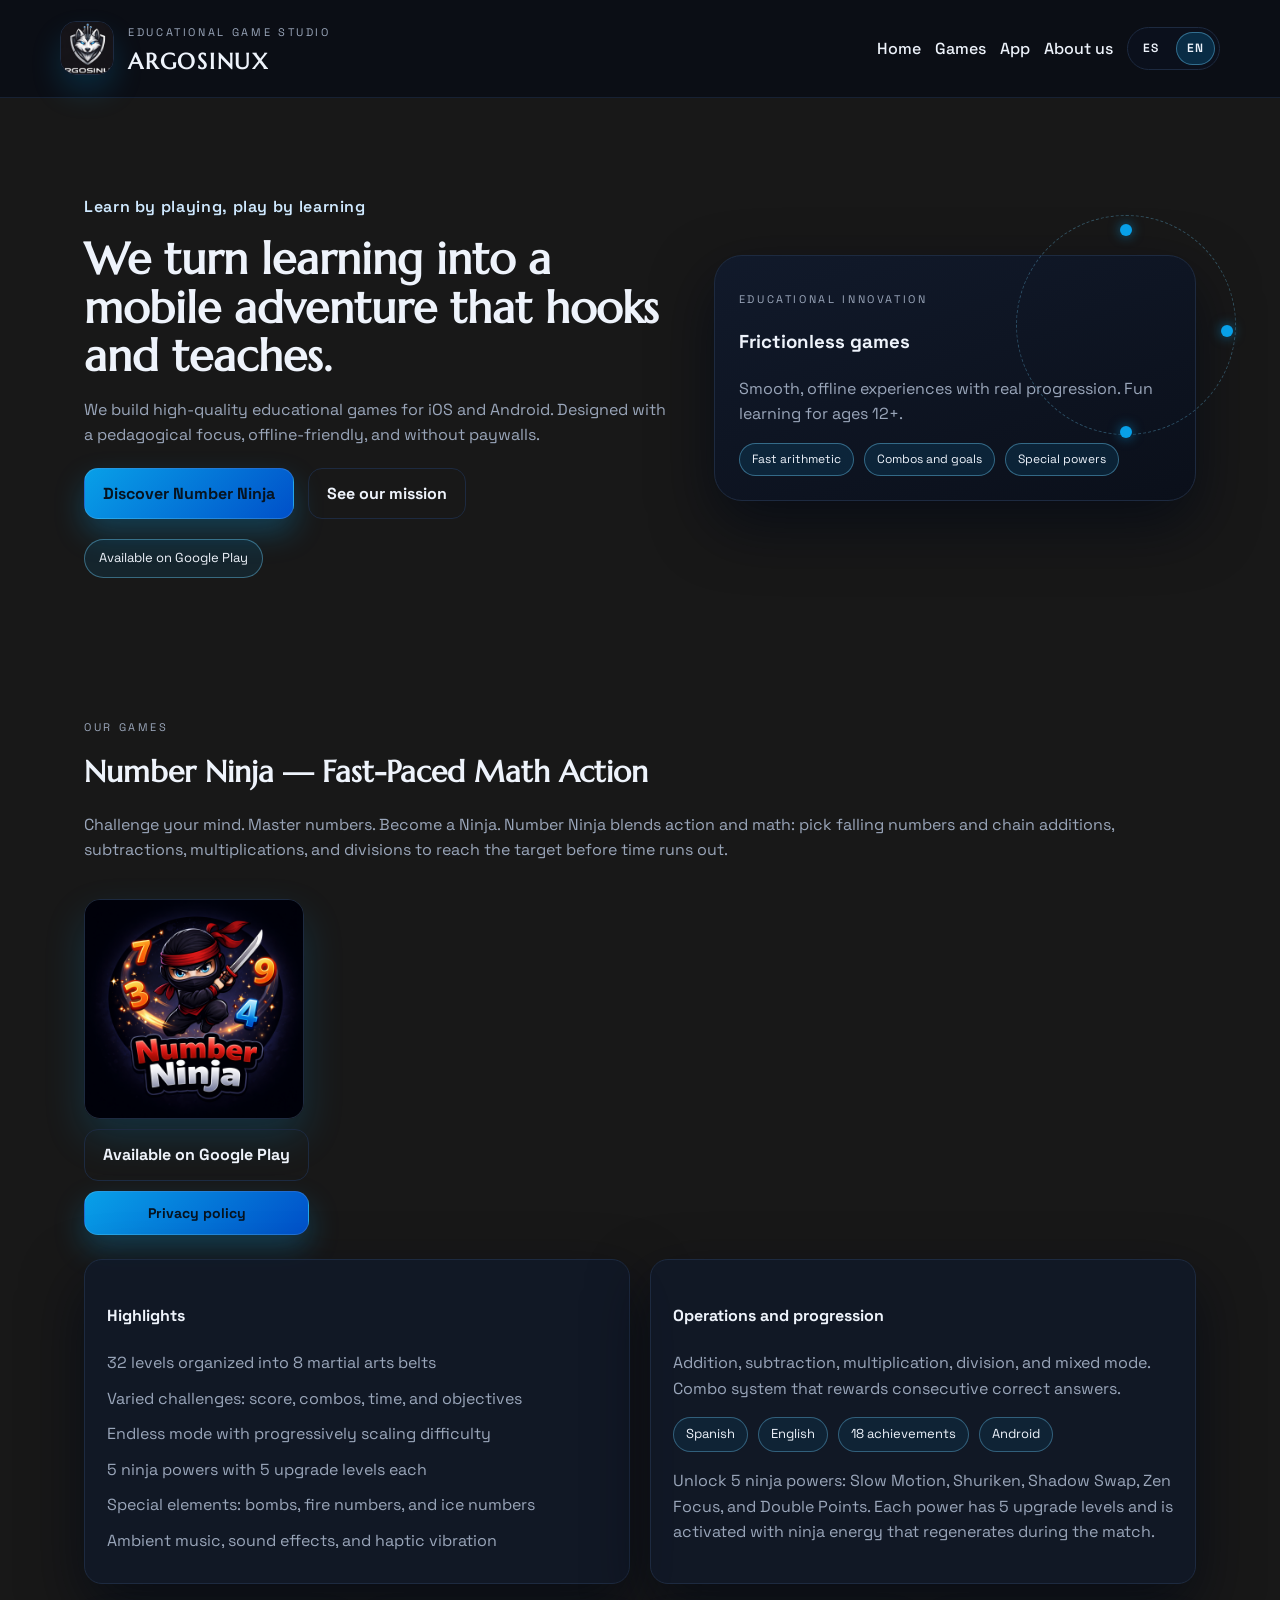
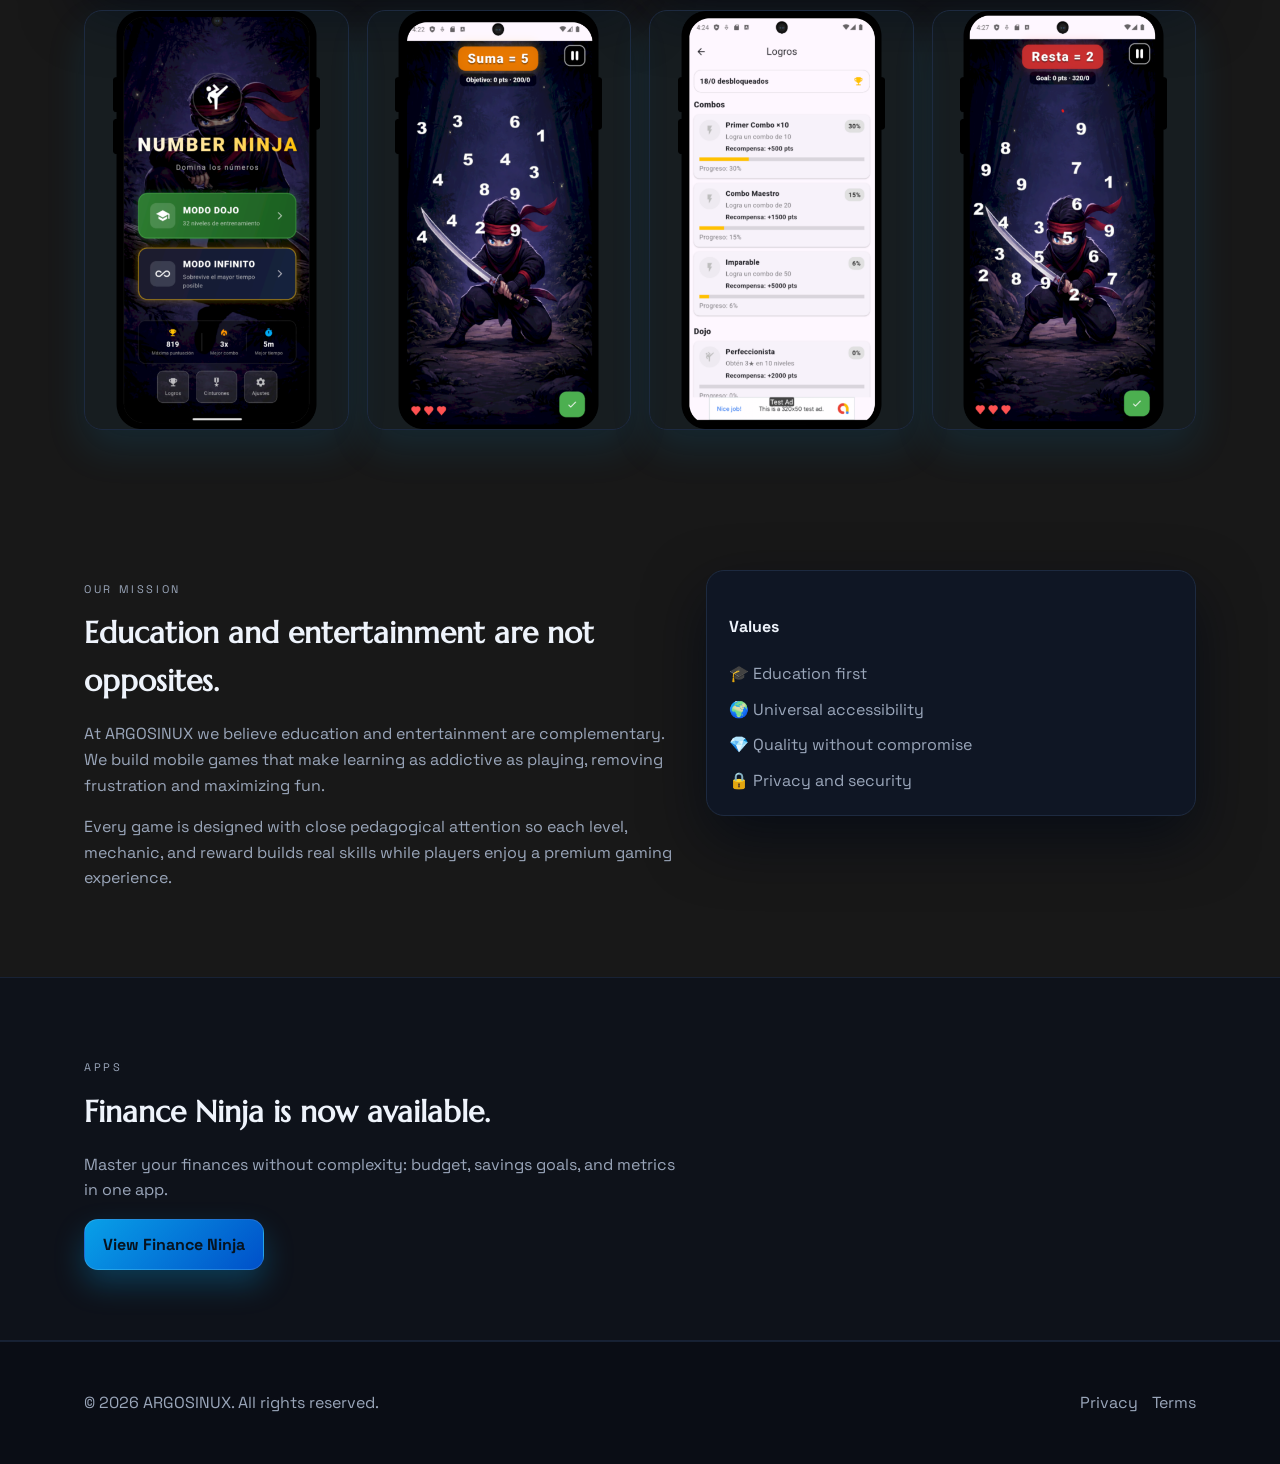
<file: index.html>
<!doctype html>
<html lang="es">
<head>
  <meta charset="utf-8" />
  <meta name="viewport" content="width=device-width,initial-scale=1" />
  <title>ARGOSINUX — Juegos móviles educativos</title>
  <meta name="description" id="meta-description" content="ARGOSINUX crea juegos móviles educativos que transforman el aprendizaje en una aventura. iOS y Android, offline y sin barreras de pago." />
  <link rel="stylesheet" href="assets/styles.css" />
</head>
<body>
  <header class="site-header">
    <div class="container header-inner">
      <a class="brand" href="#inicio" aria-label="ARGOSINUX, inicio">
        <img src="assets/argosinux-logo.png" alt="ARGOSINUX" class="brand-logo" />
        <div>
          <span class="eyebrow" data-i18n="brand_kicker">Estudio de juegos educativos</span>
          <h1>ARGOSINUX</h1>
        </div>
      </a>

      <button class="nav-toggle" type="button" aria-expanded="false" aria-controls="primary-nav">
        <span class="sr-only" data-i18n="nav_toggle">Abrir menú</span>
        <span class="nav-toggle-bar"></span>
        <span class="nav-toggle-bar"></span>
      </button>

      <nav id="primary-nav" class="nav">
        <a href="#inicio" data-i18n="nav_home">Inicio</a>
        <div class="nav-dropdown">
          <button class="nav-link" type="button" aria-haspopup="true" aria-expanded="false" data-i18n="nav_games">
            Juegos
          </button>
          <div class="nav-menu">
            <a href="#number-ninja" data-i18n="nav_number_ninja">Number Ninja</a>
          </div>
        </div>
        <div class="nav-dropdown">
          <button class="nav-link" type="button" aria-haspopup="true" aria-expanded="false" data-i18n="nav_apps">
            App
          </button>
          <div class="nav-menu">
            <a href="products/finance-ninja/index.html" data-i18n="nav_finance_ninja">Finance Ninja</a>
          </div>
        </div>
        <a href="#sobre-nosotros" data-i18n="nav_about">Sobre nosotros</a>
        <div class="lang-switch" role="group" aria-label="Selector de idioma">
          <button class="lang-btn" type="button" data-lang="es" aria-pressed="true">ES</button>
          <button class="lang-btn" type="button" data-lang="en" aria-pressed="false">EN</button>
        </div>
      </nav>
    </div>
  </header>

  <main id="inicio">
    <section class="hero">
      <div class="container hero-grid">
        <div class="hero-copy">
          <p class="hero-kicker" data-i18n="hero_kicker">Aprender jugando, jugar aprendiendo</p>
          <h2 data-i18n="hero_title">Transformamos el aprendizaje en una aventura móvil que engancha y educa.</h2>
          <p class="muted" data-i18n="hero_desc">
            Desarrollamos juegos educativos de alta calidad para iOS y Android. Diseñados con foco pedagógico,
            accesibles offline y sin barreras de pago.
          </p>
          <div class="hero-actions">
            <a class="button" href="#number-ninja" data-i18n="hero_cta_primary">Descubre Number Ninja</a>
            <a class="button ghost" href="#sobre-nosotros" data-i18n="hero_cta_secondary">Conocé nuestra misión</a>
          </div>
          <div class="store-badges">
            <span class="store-pill" data-i18n="hero_store">Disponible en Google Play</span>
          </div>
        </div>
        <div class="hero-visual">
          <div class="hero-card">
            <p class="eyebrow" data-i18n="hero_card_eyebrow">Innovación educativa</p>
            <h3 data-i18n="hero_card_title">Juegos sin fricción</h3>
            <p class="muted" data-i18n="hero_card_desc">
              Experiencias fluidas, offline y con progresión real. Aprendizaje divertido para edades 12+.
            </p>
            <div class="hero-tags">
              <span class="tag" data-i18n="hero_tag_1">Cálculo rápido</span>
              <span class="tag" data-i18n="hero_tag_2">Combos y objetivos</span>
              <span class="tag" data-i18n="hero_tag_3">Poderes especiales</span>
            </div>
          </div>
          <div class="hero-orbit">
            <div class="orbit-dot"></div>
            <div class="orbit-dot"></div>
            <div class="orbit-dot"></div>
          </div>
        </div>
      </div>
    </section>

    <section id="number-ninja" class="section">
      <div class="container">
        <div class="section-head">
          <div>
            <p class="eyebrow" data-i18n="games_eyebrow">Nuestros juegos</p>
            <h3 data-i18n="games_title">Number Ninja — Acción Matemática de Ritmo Rápido</h3>
            <p class="muted" data-i18n="games_desc">
              Desafía tu mente. Domina los números. Convertite en un Ninja. Number Ninja combina acción y cálculo:
              seleccioná números que caen por la pantalla y encadená sumas, restas, multiplicaciones y divisiones
              para alcanzar el objetivo antes de que sea tarde.
            </p>
          </div>
          <div class="download-stack">
            <img class="game-logo" src="assets/NumberNinja.png" alt="Logo de Number Ninja" />
            <a class="button ghost" href="#contacto" data-i18n="games_download">Disponible en Google Play</a>
            <a class="button small" href="products/number-ninja/privacy-policy.html" data-i18n="games_privacy">Políticas de privacidad</a>
          </div>
        </div>

        <div class="game-grid">
          <div class="game-card">
            <h4 data-i18n="features_title">Características destacadas</h4>
            <ul class="feature-list">
              <li data-i18n="feature_1">32 niveles organizados en 8 cinturones de artes marciales</li>
              <li data-i18n="feature_2">Desafíos variados: puntaje, combos, tiempo y objetivos</li>
              <li data-i18n="feature_3">Modo Infinito con dificultad que escala progresivamente</li>
              <li data-i18n="feature_4">5 poderes ninja con 5 niveles de mejora cada uno</li>
              <li data-i18n="feature_5">Elementos especiales: bombas, números de fuego y hielo</li>
              <li data-i18n="feature_6">Música ambiental, efectos de sonido y vibración háptica</li>
            </ul>
          </div>
          <div class="game-card">
            <h4 data-i18n="ops_title">Operaciones y progresión</h4>
            <p class="muted" data-i18n="ops_desc">
              Operaciones de suma, resta, multiplicación, división y modo mixto. Sistema de combos que recompensa
              las respuestas consecutivas correctas.
            </p>
            <div class="pill-grid">
              <span class="pill" data-i18n="pill_es">Español</span>
              <span class="pill" data-i18n="pill_en">Inglés</span>
              <span class="pill" data-i18n="pill_ach">18 logros</span>
              <span class="pill" data-i18n="pill_android">Android</span>
            </div>
            <p class="muted" data-i18n="ops_powers">
              Desbloqueá 5 poderes ninja: Cámara Lenta, Shuriken, Intercambio de Sombra, Enfoque Zen y
              Puntos Dobles. Cada poder tiene 5 niveles de mejora y se activa con energía ninja que se regenera
              durante la partida.
            </p>
          </div>
        </div>

        <div class="screenshots">
          <img class="screenshot" src="assets/Mobile1.png" alt="Number Ninja - captura 1" loading="lazy" />
          <img class="screenshot" src="assets/Mobile2.png" alt="Number Ninja - captura 2" loading="lazy" />
          <img class="screenshot" src="assets/Mobile3.png" alt="Number Ninja - captura 3" loading="lazy" />
          <img class="screenshot" src="assets/Mobile4.png" alt="Number Ninja - captura 4" loading="lazy" />
        </div>
      </div>
    </section>

    <section id="sobre-nosotros" class="section">
      <div class="container about-grid">
        <div>
          <p class="eyebrow" data-i18n="about_eyebrow">Nuestra misión</p>
          <h3 data-i18n="about_title">Educación y entretenimiento no son opuestos.</h3>
          <p class="muted" data-i18n="about_p1">
            En ARGOSINUX creemos que la educación y el entretenimiento no son conceptos opuestos, sino complementarios.
            Desarrollamos juegos móviles que hacen que aprender sea tan adictivo como jugar, eliminando la frustración
            y maximizando la diversión.
          </p>
          <p class="muted" data-i18n="about_p2">
            Cada uno de nuestros juegos está diseñado con atención al detalle pedagógico, asegurando que cada nivel,
            cada mecánica y cada recompensa contribuya al desarrollo de habilidades reales mientras el jugador disfruta
            de una experiencia de gaming de primera clase.
          </p>
        </div>
        <div class="values-card">
          <h4 data-i18n="values_title">Valores</h4>
          <ul class="feature-list">
            <li data-i18n="value_1">🎓 Educación primero</li>
            <li data-i18n="value_2">🌍 Accesibilidad universal</li>
            <li data-i18n="value_3">💎 Calidad sin compromisos</li>
            <li data-i18n="value_4">🔒 Privacidad y seguridad</li>
          </ul>
        </div>
      </div>
    </section>    <section id="apps" class="section alt">
      <div class="container upcoming">
        <div>
          <p class="eyebrow" data-i18n="apps_eyebrow">Apps</p>
          <h3 data-i18n="apps_title">Finance Ninja ya esta disponible.</h3>
          <p class="muted" data-i18n="apps_desc">
            Domina tus finanzas sin complicaciones: presupuesto, metas de ahorro y metricas en una sola app.
          </p>
          <a class="button" href="products/finance-ninja/index.html" data-i18n="apps_cta">Ver Finance Ninja</a>
        </div>
      </div>
    </section>
  </main>

  <footer class="footer">
    <div class="container footer-inner">
      <p>© <span id="year"></span> ARGOSINUX. <span data-i18n="footer_rights">Todos los derechos reservados.</span></p>
      <div class="footer-links">
        <a href="products/number-ninja/privacy-policy.html" data-i18n="footer_privacy">Privacidad</a>
        <a href="products/number-ninja/terms.html" data-i18n="footer_terms">Términos</a>
      </div>
    </div>
  </footer>

  <script>
    document.getElementById("year").textContent = new Date().getFullYear();

    const translations = {
      es: {
        page_title: "ARGOSINUX — Juegos móviles educativos",
        page_description: "ARGOSINUX crea juegos móviles educativos que transforman el aprendizaje en una aventura. iOS y Android, offline y sin barreras de pago.",
        brand_kicker: "Estudio de juegos educativos",
        nav_toggle: "Abrir menú",
        nav_home: "Inicio",
        nav_games: "Juegos",
        nav_number_ninja: "Number Ninja",
        nav_apps: "App",
        nav_finance_ninja: "Finance Ninja",
        nav_about: "Sobre nosotros",
        hero_kicker: "Aprender jugando, jugar aprendiendo",
        hero_title: "Transformamos el aprendizaje en una aventura móvil que engancha y educa.",
        hero_desc: "Desarrollamos juegos educativos de alta calidad para iOS y Android. Diseñados con foco pedagógico, accesibles offline y sin barreras de pago.",
        hero_cta_primary: "Descubre Number Ninja",
        hero_cta_secondary: "Conocé nuestra misión",
        hero_store: "Disponible en Google Play",
        hero_card_eyebrow: "Innovación educativa",
        hero_card_title: "Juegos sin fricción",
        hero_card_desc: "Experiencias fluidas, offline y con progresión real. Aprendizaje divertido para edades 12+.",
        hero_tag_1: "Cálculo rápido",
        hero_tag_2: "Combos y objetivos",
        hero_tag_3: "Poderes especiales",
        games_eyebrow: "Nuestros juegos",
        games_title: "Number Ninja — Acción Matemática de Ritmo Rápido",
        games_desc: "Desafía tu mente. Domina los números. Convertite en un Ninja. Number Ninja combina acción y cálculo: seleccioná números que caen por la pantalla y encadená sumas, restas, multiplicaciones y divisiones para alcanzar el objetivo antes de que sea tarde.",
        games_download: "Disponible en Google Play",
        games_privacy: "Políticas de privacidad",
        features_title: "Características destacadas",
        feature_1: "32 niveles organizados en 8 cinturones de artes marciales",
        feature_2: "Desafíos variados: puntaje, combos, tiempo y objetivos",
        feature_3: "Modo Infinito con dificultad que escala progresivamente",
        feature_4: "5 poderes ninja con 5 niveles de mejora cada uno",
        feature_5: "Elementos especiales: bombas, números de fuego y hielo",
        feature_6: "Música ambiental, efectos de sonido y vibración háptica",
        ops_title: "Operaciones y progresión",
        ops_desc: "Operaciones de suma, resta, multiplicación, división y modo mixto. Sistema de combos que recompensa las respuestas consecutivas correctas.",
        pill_es: "Español",
        pill_en: "Inglés",
        pill_ach: "18 logros",
        pill_android: "Android",
        ops_powers: "Desbloqueá 5 poderes ninja: Cámara Lenta, Shuriken, Intercambio de Sombra, Enfoque Zen y Puntos Dobles. Cada poder tiene 5 niveles de mejora y se activa con energía ninja que se regenera durante la partida.",
        about_eyebrow: "Nuestra misión",
        about_title: "Educación y entretenimiento no son opuestos.",
        about_p1: "En ARGOSINUX creemos que la educación y el entretenimiento no son conceptos opuestos, sino complementarios. Desarrollamos juegos móviles que hacen que aprender sea tan adictivo como jugar, eliminando la frustración y maximizando la diversión.",
        about_p2: "Cada uno de nuestros juegos está diseñado con atención al detalle pedagógico, asegurando que cada nivel, cada mecánica y cada recompensa contribuya al desarrollo de habilidades reales mientras el jugador disfruta de una experiencia de gaming de primera clase.",
        values_title: "Valores",
        value_1: "🎓 Educación primero",
        value_2: "🌍 Accesibilidad universal",
        value_3: "💎 Calidad sin compromisos",
        value_4: "🔒 Privacidad y seguridad",
        upcoming_eyebrow: "Próximamente",
        upcoming_title: "Estamos trabajando en nuevas experiencias educativas.",
        upcoming_desc: "Queremos expandir el catálogo con nuevos juegos para distintas habilidades: lectura, lógica y ciencias.",
        apps_eyebrow: "Apps",
        apps_title: "Finance Ninja ya esta disponible.",
        apps_desc: "Domina tus finanzas sin complicaciones: presupuesto, metas de ahorro y metricas en una sola app.",
        apps_cta: "Ver Finance Ninja",
        footer_rights: "Todos los derechos reservados.",
        footer_privacy: "Privacidad",
        footer_terms: "Términos"
      },
      en: {
        page_title: "ARGOSINUX — Educational mobile games",
        page_description: "ARGOSINUX builds educational mobile games that turn learning into an adventure. iOS and Android, offline and without paywalls.",
        brand_kicker: "Educational game studio",
        nav_toggle: "Open menu",
        nav_home: "Home",
        nav_games: "Games",
        nav_number_ninja: "Number Ninja",
        nav_apps: "App",
        nav_finance_ninja: "Finance Ninja",
        nav_about: "About us",
        hero_kicker: "Learn by playing, play by learning",
        hero_title: "We turn learning into a mobile adventure that hooks and teaches.",
        hero_desc: "We build high-quality educational games for iOS and Android. Designed with a pedagogical focus, offline-friendly, and without paywalls.",
        hero_cta_primary: "Discover Number Ninja",
        hero_cta_secondary: "See our mission",
        hero_store: "Available on Google Play",
        hero_card_eyebrow: "Educational innovation",
        hero_card_title: "Frictionless games",
        hero_card_desc: "Smooth, offline experiences with real progression. Fun learning for ages 12+.",
        hero_tag_1: "Fast arithmetic",
        hero_tag_2: "Combos and goals",
        hero_tag_3: "Special powers",
        games_eyebrow: "Our games",
        games_title: "Number Ninja — Fast-Paced Math Action",
        games_desc: "Challenge your mind. Master numbers. Become a Ninja. Number Ninja blends action and math: pick falling numbers and chain additions, subtractions, multiplications, and divisions to reach the target before time runs out.",
        games_download: "Available on Google Play",
        games_privacy: "Privacy policy",
        features_title: "Highlights",
        feature_1: "32 levels organized into 8 martial arts belts",
        feature_2: "Varied challenges: score, combos, time, and objectives",
        feature_3: "Endless mode with progressively scaling difficulty",
        feature_4: "5 ninja powers with 5 upgrade levels each",
        feature_5: "Special elements: bombs, fire numbers, and ice numbers",
        feature_6: "Ambient music, sound effects, and haptic vibration",
        ops_title: "Operations and progression",
        ops_desc: "Addition, subtraction, multiplication, division, and mixed mode. Combo system that rewards consecutive correct answers.",
        pill_es: "Spanish",
        pill_en: "English",
        pill_ach: "18 achievements",
        pill_android: "Android",
        ops_powers: "Unlock 5 ninja powers: Slow Motion, Shuriken, Shadow Swap, Zen Focus, and Double Points. Each power has 5 upgrade levels and is activated with ninja energy that regenerates during the match.",
        about_eyebrow: "Our mission",
        about_title: "Education and entertainment are not opposites.",
        about_p1: "At ARGOSINUX we believe education and entertainment are complementary. We build mobile games that make learning as addictive as playing, removing frustration and maximizing fun.",
        about_p2: "Every game is designed with close pedagogical attention so each level, mechanic, and reward builds real skills while players enjoy a premium gaming experience.",
        values_title: "Values",
        value_1: "🎓 Education first",
        value_2: "🌍 Universal accessibility",
        value_3: "💎 Quality without compromise",
        value_4: "🔒 Privacy and security",
        upcoming_eyebrow: "Coming soon",
        upcoming_title: "We are building new educational experiences.",
        upcoming_desc: "We want to expand the catalog with new games for reading, logic, and science.",
        apps_eyebrow: "Apps",
        apps_title: "Finance Ninja is now available.",
        apps_desc: "Master your finances without complexity: budget, savings goals, and metrics in one app.",
        apps_cta: "View Finance Ninja",
        footer_rights: "All rights reserved.",
        footer_privacy: "Privacy",
        footer_terms: "Terms"
      }
    };

    const navToggle = document.querySelector(".nav-toggle");
    const nav = document.getElementById("primary-nav");
    const navDropdowns = document.querySelectorAll(".nav-dropdown");
    const metaDescription = document.getElementById("meta-description");

    navToggle.addEventListener("click", () => {
      const isOpen = nav.classList.toggle("open");
      navToggle.setAttribute("aria-expanded", isOpen ? "true" : "false");
    });

    navDropdowns.forEach((dropdown) => {
      const button = dropdown.querySelector(".nav-link");
      const menu = dropdown.querySelector(".nav-menu");
      if (!button || !menu) return;

      button.addEventListener("click", () => {
        const isOpen = menu.classList.toggle("open");
        button.setAttribute("aria-expanded", isOpen ? "true" : "false");
      });
    });

    const langButtons = document.querySelectorAll(".lang-btn");
    const langBlocks = document.querySelectorAll("[data-lang]:not(.lang-btn)");

    const setLanguage = (lang) => {
      const dict = translations[lang] || translations.es;
      document.documentElement.lang = lang;

      document.querySelectorAll("[data-i18n]").forEach((el) => {
        const key = el.dataset.i18n;
        if (dict[key]) {
          el.textContent = dict[key];
        }
      });

      if (dict.page_title) {
        document.title = dict.page_title;
      }
      if (metaDescription && dict.page_description) {
        metaDescription.setAttribute("content", dict.page_description);
      }

      langBlocks.forEach((block) => {
        block.hidden = block.dataset.lang !== lang;
      });

      langButtons.forEach((btn) => {
        const isActive = btn.dataset.lang === lang;
        btn.setAttribute("aria-pressed", isActive ? "true" : "false");
      });

      try {
        localStorage.setItem("site_lang", lang);
      } catch (err) {
        // ignore storage failures
      }
    };

    langButtons.forEach((btn) => {
      btn.addEventListener("click", () => setLanguage(btn.dataset.lang));
    });

    const storedLang = (() => {
      try {
        return localStorage.getItem("site_lang");
      } catch (err) {
        return null;
      }
    })();
    const browserLang = navigator.language && navigator.language.toLowerCase().startsWith("es") ? "es" : "en";
    setLanguage(storedLang || browserLang || "es");
  </script>
</body>
</html>
</file>
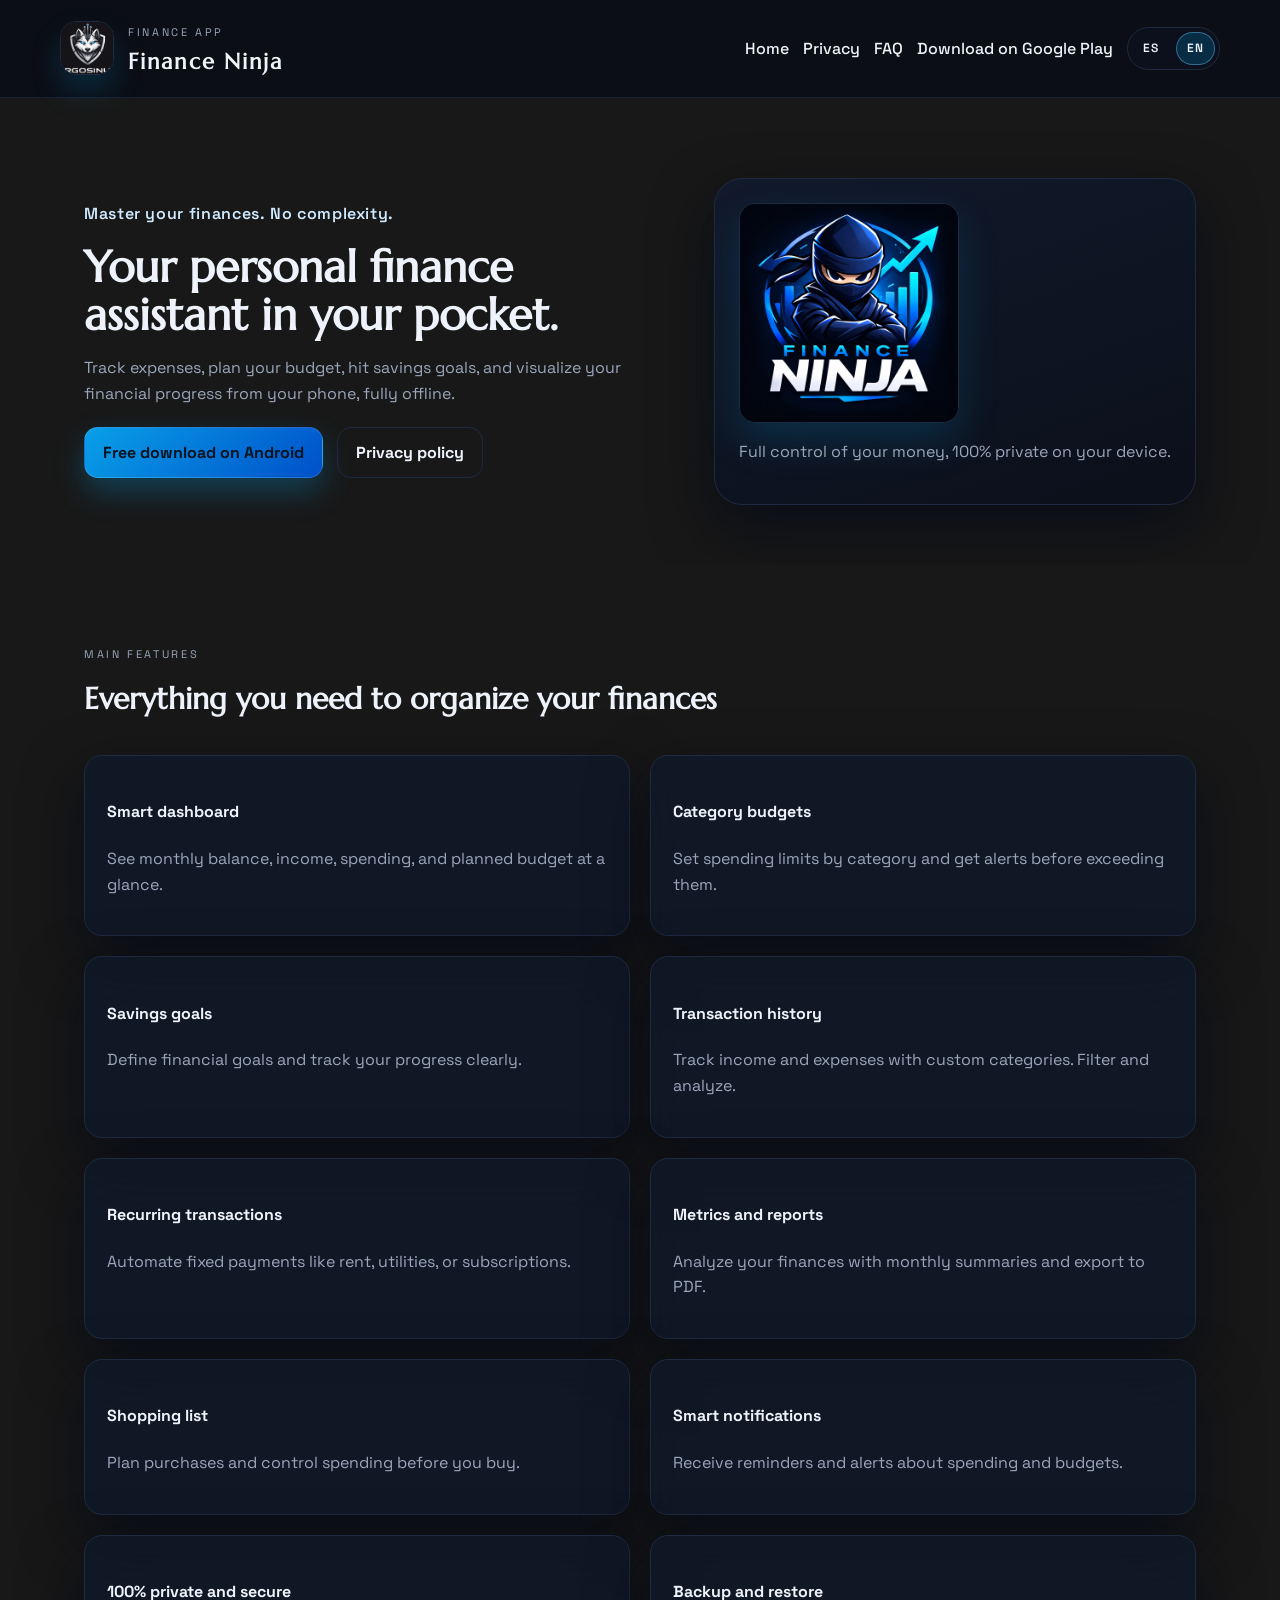
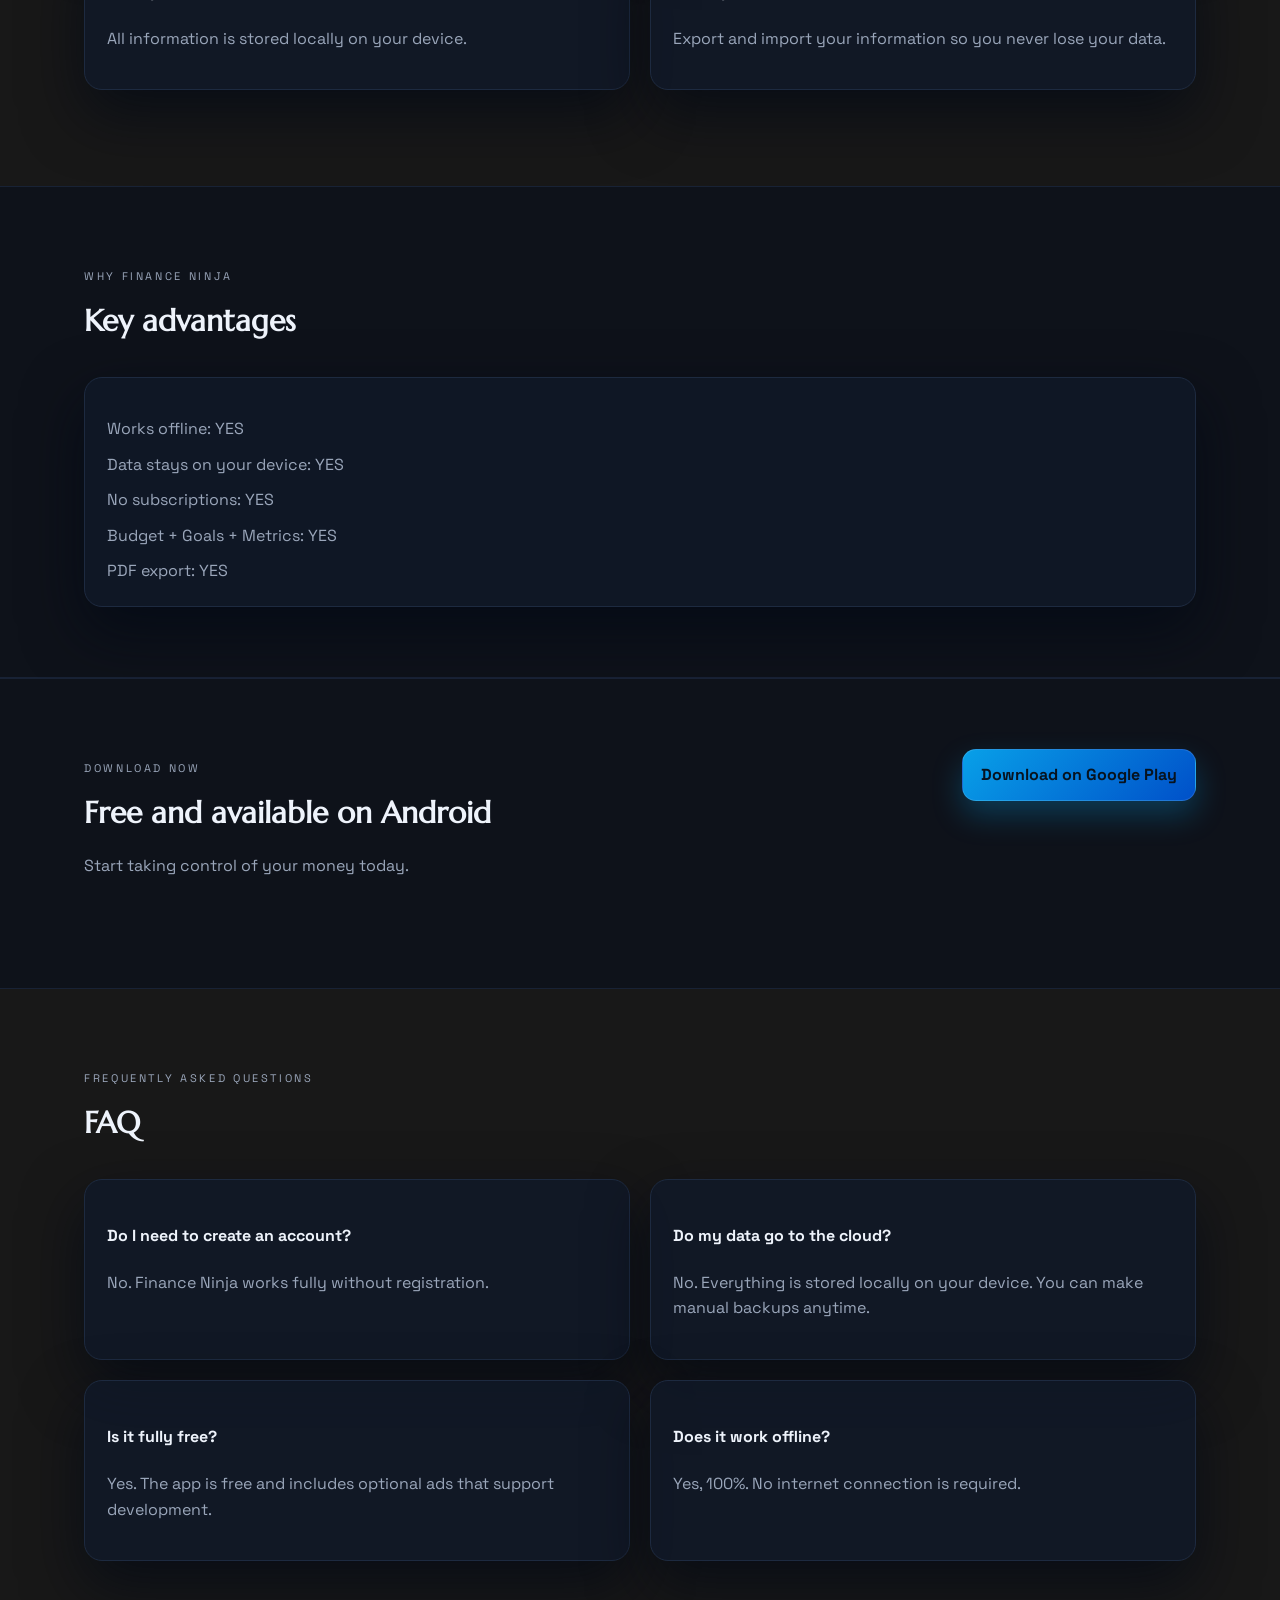
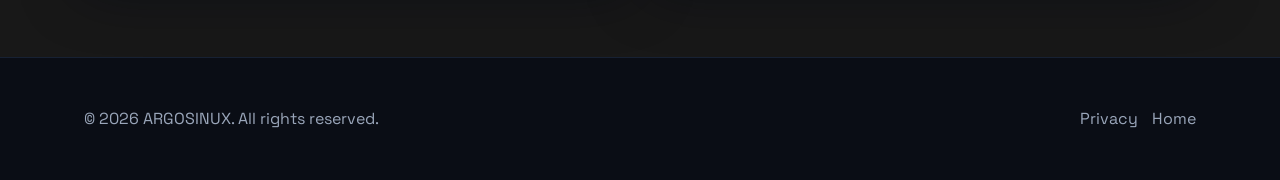
<file: products/finance-ninja/index.html>
<!doctype html>
<html lang="es">
<head>
  <meta charset="utf-8" />
  <meta name="viewport" content="width=device-width,initial-scale=1" />
  <title>Finance Ninja - ARGOSINUX</title>
  <meta name="description" id="meta-description" content="Finance Ninja: asistente financiero personal offline para presupuesto, metas de ahorro y reportes." />
  <link rel="stylesheet" href="../../assets/styles.css" />
</head>
<body>
  <header class="site-header">
    <div class="container header-inner">
      <a class="brand" href="../../index.html" aria-label="ARGOSINUX, inicio">
        <img src="../../assets/argosinux-logo.png" alt="ARGOSINUX" class="brand-logo" />
        <div>
          <span class="eyebrow" data-i18n="brand_kicker">App financiera</span>
          <h1>Finance Ninja</h1>
        </div>
      </a>
      <nav class="nav">
        <a href="../../index.html" data-i18n="nav_home">Inicio</a>
        <a href="privacy-policy.html" data-i18n="nav_privacy">Privacidad</a>
        <a href="#faq" data-i18n="nav_faq">Preguntas frecuentes</a>
        <a href="#" data-i18n="nav_download">Descargar en Google Play</a>
        <div class="lang-switch" role="group" aria-label="Selector de idioma">
          <button class="lang-btn" type="button" data-lang="es" aria-pressed="true">ES</button>
          <button class="lang-btn" type="button" data-lang="en" aria-pressed="false">EN</button>
        </div>
      </nav>
    </div>
  </header>

  <main>
    <section class="hero">
      <div class="container hero-grid">
        <div class="hero-copy">
          <p class="hero-kicker" data-i18n="hero_kicker">Domina tus finanzas. Sin complicaciones.</p>
          <h2 data-i18n="hero_title">Tu asistente financiero personal en el bolsillo.</h2>
          <p class="muted" data-i18n="hero_desc">
            Registra gastos, planifica tu presupuesto, alcanza tus metas de ahorro y visualiza tu progreso económico
            desde tu celular, sin conexión a internet.
          </p>
          <div class="hero-actions">
            <a class="button" href="#" data-i18n="hero_cta_download">Descargar para Android</a>
            <a class="button ghost" href="privacy-policy.html" data-i18n="hero_cta_privacy">Políticas de privacidad</a>
          </div>
        </div>
        <div class="hero-visual">
          <div class="hero-card">
            <img class="game-logo" src="../../assets/FinanceNinja.png" alt="Finance Ninja" />
            <p class="muted" data-i18n="hero_card_desc">Control total del dinero, 100% privado en tu dispositivo.</p>
          </div>
        </div>
      </div>
    </section>

    <section class="section">
      <div class="container">
        <div class="section-head">
          <div>
            <p class="eyebrow" data-i18n="features_eyebrow">Características principales</p>
            <h3 data-i18n="features_title">Todo lo que necesitas para ordenar tus finanzas</h3>
          </div>
        </div>
        <div class="game-grid">
          <div class="game-card"><h4 data-i18n="f1_t">Dashboard inteligente</h4><p class="muted" data-i18n="f1_d">Visualiza tu balance mensual, ingresos, gastos y presupuesto planificado.</p></div>
          <div class="game-card"><h4 data-i18n="f2_t">Presupuesto por categorías</h4><p class="muted" data-i18n="f2_d">Asigna límites de gasto por categoría y recibe avisos antes de superarlos.</p></div>
          <div class="game-card"><h4 data-i18n="f3_t">Metas de ahorro</h4><p class="muted" data-i18n="f3_d">Define objetivos financieros y realiza seguimiento de tu progreso.</p></div>
          <div class="game-card"><h4 data-i18n="f4_t">Historial de transacciones</h4><p class="muted" data-i18n="f4_d">Registra ingresos y gastos con categorías personalizables. Filtra y analiza.</p></div>
          <div class="game-card"><h4 data-i18n="f5_t">Transacciones recurrentes</h4><p class="muted" data-i18n="f5_d">Automatiza pagos fijos como arriendo, servicios o suscripciones.</p></div>
          <div class="game-card"><h4 data-i18n="f6_t">Metricas y reportes</h4><p class="muted" data-i18n="f6_d">Analiza tus finanzas con resúmenes mensuales y exporta a PDF.</p></div>
          <div class="game-card"><h4 data-i18n="f7_t">Lista de compras</h4><p class="muted" data-i18n="f7_d">Organiza compras planificadas y controla el gasto antes de comprar.</p></div>
          <div class="game-card"><h4 data-i18n="f8_t">Notificaciones inteligentes</h4><p class="muted" data-i18n="f8_d">Recibe recordatorios y alertas sobre gastos y presupuesto.</p></div>
          <div class="game-card"><h4 data-i18n="f9_t">100% privado y seguro</h4><p class="muted" data-i18n="f9_d">Toda la información se almacena localmente en tu dispositivo.</p></div>
          <div class="game-card"><h4 data-i18n="f10_t">Respaldo y restauracion</h4><p class="muted" data-i18n="f10_d">Exporta e importa tu informacion para no perder datos.</p></div>
        </div>
      </div>
    </section>

    <section class="section alt">
      <div class="container">
        <div class="section-head">
          <div>
            <p class="eyebrow" data-i18n="why_eyebrow">¿Por qué Finance Ninja?</p>
            <h3 data-i18n="why_title">Ventajas clave</h3>
          </div>
        </div>
        <div class="game-card">
          <ul class="feature-list">
            <li data-i18n="why_1">Funciona sin internet: SI</li>
            <li data-i18n="why_2">Datos 100% en tu dispositivo: SI</li>
            <li data-i18n="why_3">Sin suscripciones: SI</li>
            <li data-i18n="why_4">Presupuesto + Metas + Métricas: SI</li>
            <li data-i18n="why_5">Exportar en PDF: SI</li>
          </ul>
        </div>
      </div>
    </section>

    <section class="section alt">
      <div class="container">
        <div class="section-head">
          <div>
            <p class="eyebrow" data-i18n="download_eyebrow">Descárgala ahora</p>
            <h3 data-i18n="download_title">Es gratis y esta disponible para Android</h3>
            <p class="muted" data-i18n="download_desc">Empieza hoy mismo a tomar el control de tu dinero.</p>
          </div>
          <a class="button" href="#" data-i18n="download_cta">Descargar en Google Play</a>
        </div>
      </div>
    </section>

    <section id="faq" class="section">
      <div class="container">
        <div class="section-head">
          <div>
            <p class="eyebrow" data-i18n="faq_eyebrow">Preguntas frecuentes</p>
            <h3>FAQ</h3>
          </div>
        </div>
        <div class="game-grid">
          <div class="game-card"><h4 data-i18n="q1">¿Necesito crear una cuenta?</h4><p class="muted" data-i18n="a1">No. Finance Ninja funciona completamente sin registro.</p></div>
          <div class="game-card"><h4 data-i18n="q2">¿Mis datos van a la nube?</h4><p class="muted" data-i18n="a2">No. Todo se guarda localmente en tu dispositivo. Puedes hacer respaldos manuales cuando quieras.</p></div>
          <div class="game-card"><h4 data-i18n="q3">¿Es completamente gratis?</h4><p class="muted" data-i18n="a3">Si. La app es gratuita e incluye anuncios opcionales que ayudan a mantener el desarrollo.</p></div>
          <div class="game-card"><h4 data-i18n="q4">¿Funciona sin internet?</h4><p class="muted" data-i18n="a4">Si, al 100%. No necesitas conexión para usarla.</p></div>
        </div>
      </div>
    </section>
  </main>

  <footer class="footer">
    <div class="container footer-inner">
      <p>© <span id="year"></span> ARGOSINUX. <span data-i18n="footer_rights">Todos los derechos reservados.</span></p>
      <div class="footer-links">
        <a href="privacy-policy.html" data-i18n="footer_privacy">Privacidad</a>
        <a href="../../index.html" data-i18n="footer_home">Inicio</a>
      </div>
    </div>
  </footer>

  <script>
    document.getElementById("year").textContent = new Date().getFullYear();

    const translations = {
      es: {
        page_title: "Finance Ninja - ARGOSINUX",
        page_description: "Finance Ninja: asistente financiero personal offline para presupuesto, metas de ahorro y reportes.",
        brand_kicker: "App financiera",
        nav_home: "Inicio",
        nav_privacy: "Privacidad",
        nav_faq: "Preguntas frecuentes",
        nav_download: "Descargar en Google Play",
        hero_kicker: "Domina tus finanzas. Sin complicaciones.",
        hero_title: "Tu asistente financiero personal en el bolsillo.",
        hero_desc: "Registra gastos, planifica tu presupuesto, alcanza tus metas de ahorro y visualiza tu progreso economico desde tu celular, sin conexion a internet.",
        hero_cta_download: "Descargar gratis en Android",
        hero_cta_privacy: "Politicas de privacidad",
        hero_card_desc: "Control total del dinero, 100% privado en tu dispositivo.",
        features_eyebrow: "Caracteristicas principales",
        features_title: "Todo lo que necesitas para ordenar tus finanzas",
        f1_t: "Dashboard inteligente", f1_d: "Visualiza tu balance mensual, ingresos, gastos y presupuesto planificado.",
        f2_t: "Presupuesto por categorias", f2_d: "Asigna limites de gasto por categoria y recibe avisos antes de superarlos.",
        f3_t: "Metas de ahorro", f3_d: "Define objetivos financieros y realiza seguimiento de tu progreso.",
        f4_t: "Historial de transacciones", f4_d: "Registra ingresos y gastos con categorias personalizables. Filtra y analiza.",
        f5_t: "Transacciones recurrentes", f5_d: "Automatiza pagos fijos como arriendo, servicios o suscripciones.",
        f6_t: "Metricas y reportes", f6_d: "Analiza tus finanzas con resumenes mensuales y exporta a PDF.",
        f7_t: "Lista de compras", f7_d: "Organiza compras planificadas y controla el gasto antes de comprar.",
        f8_t: "Notificaciones inteligentes", f8_d: "Recibe recordatorios y alertas sobre gastos y presupuesto.",
        f9_t: "100% privado y seguro", f9_d: "Toda la informacion se almacena localmente en tu dispositivo.",
        f10_t: "Respaldo y restauracion", f10_d: "Exporta e importa tu informacion para no perder datos.",
        why_eyebrow: "Por que Finance Ninja", why_title: "Ventajas clave",
        why_1: "Funciona sin internet: SI", why_2: "Datos 100% en tu dispositivo: SI", why_3: "Sin suscripciones: SI",
        why_4: "Presupuesto + Metas + Metricas: SI", why_5: "Exportacion en PDF: SI",
        download_eyebrow: "Descargala ahora", download_title: "Es gratis y esta disponible para Android", download_desc: "Empieza hoy mismo a tomar el control de tu dinero.", download_cta: "Descargar en Google Play",
        faq_eyebrow: "Preguntas frecuentes", q1: "Necesito crear una cuenta?", a1: "No. Finance Ninja funciona completamente sin registro.",
        q2: "Mis datos van a la nube?", a2: "No. Todo se guarda localmente en tu dispositivo. Puedes hacer respaldos manuales cuando quieras.",
        q3: "Es completamente gratis?", a3: "Si. La app es gratuita e incluye anuncios opcionales que ayudan a mantener el desarrollo.",
        q4: "Funciona sin internet?", a4: "Si, al 100%. No necesitas conexion para usarla.",
        footer_rights: "Todos los derechos reservados.", footer_privacy: "Privacidad", footer_home: "Inicio"
      },
      en: {
        page_title: "Finance Ninja - ARGOSINUX",
        page_description: "Finance Ninja: offline personal finance assistant for budgeting, savings goals, and reports.",
        brand_kicker: "Finance app",
        nav_home: "Home",
        nav_privacy: "Privacy",
        nav_faq: "FAQ",
        nav_download: "Download on Google Play",
        hero_kicker: "Master your finances. No complexity.",
        hero_title: "Your personal finance assistant in your pocket.",
        hero_desc: "Track expenses, plan your budget, hit savings goals, and visualize your financial progress from your phone, fully offline.",
        hero_cta_download: "Free download on Android",
        hero_cta_privacy: "Privacy policy",
        hero_card_desc: "Full control of your money, 100% private on your device.",
        features_eyebrow: "Main features",
        features_title: "Everything you need to organize your finances",
        f1_t: "Smart dashboard", f1_d: "See monthly balance, income, spending, and planned budget at a glance.",
        f2_t: "Category budgets", f2_d: "Set spending limits by category and get alerts before exceeding them.",
        f3_t: "Savings goals", f3_d: "Define financial goals and track your progress clearly.",
        f4_t: "Transaction history", f4_d: "Track income and expenses with custom categories. Filter and analyze.",
        f5_t: "Recurring transactions", f5_d: "Automate fixed payments like rent, utilities, or subscriptions.",
        f6_t: "Metrics and reports", f6_d: "Analyze your finances with monthly summaries and export to PDF.",
        f7_t: "Shopping list", f7_d: "Plan purchases and control spending before you buy.",
        f8_t: "Smart notifications", f8_d: "Receive reminders and alerts about spending and budgets.",
        f9_t: "100% private and secure", f9_d: "All information is stored locally on your device.",
        f10_t: "Backup and restore", f10_d: "Export and import your information so you never lose your data.",
        why_eyebrow: "Why Finance Ninja", why_title: "Key advantages",
        why_1: "Works offline: YES", why_2: "Data stays on your device: YES", why_3: "No subscriptions: YES",
        why_4: "Budget + Goals + Metrics: YES", why_5: "PDF export: YES",
        download_eyebrow: "Download now", download_title: "Free and available on Android", download_desc: "Start taking control of your money today.", download_cta: "Download on Google Play",
        faq_eyebrow: "Frequently asked questions", q1: "Do I need to create an account?", a1: "No. Finance Ninja works fully without registration.",
        q2: "Do my data go to the cloud?", a2: "No. Everything is stored locally on your device. You can make manual backups anytime.",
        q3: "Is it fully free?", a3: "Yes. The app is free and includes optional ads that support development.",
        q4: "Does it work offline?", a4: "Yes, 100%. No internet connection is required.",
        footer_rights: "All rights reserved.", footer_privacy: "Privacy", footer_home: "Home"
      }
    };

    const metaDescription = document.getElementById("meta-description");
    const langButtons = document.querySelectorAll(".lang-btn");

    const setLanguage = (lang) => {
      const dict = translations[lang] || translations.es;
      document.documentElement.lang = lang;
      document.querySelectorAll("[data-i18n]").forEach((el) => {
        const key = el.dataset.i18n;
        if (dict[key]) el.textContent = dict[key];
      });
      if (dict.page_title) document.title = dict.page_title;
      if (dict.page_description && metaDescription) metaDescription.setAttribute("content", dict.page_description);
      langButtons.forEach((btn) => {
        const isActive = btn.dataset.lang === lang;
        btn.setAttribute("aria-pressed", isActive ? "true" : "false");
      });
      try { localStorage.setItem("site_lang", lang); } catch (err) {}
    };

    langButtons.forEach((btn) => btn.addEventListener("click", () => setLanguage(btn.dataset.lang)));

    const storedLang = (() => {
      try { return localStorage.getItem("site_lang"); } catch (err) { return null; }
    })();
    const browserLang = navigator.language && navigator.language.toLowerCase().startsWith("es") ? "es" : "en";
    setLanguage(storedLang || browserLang || "es");
  </script>
</body>
</html>
</file>
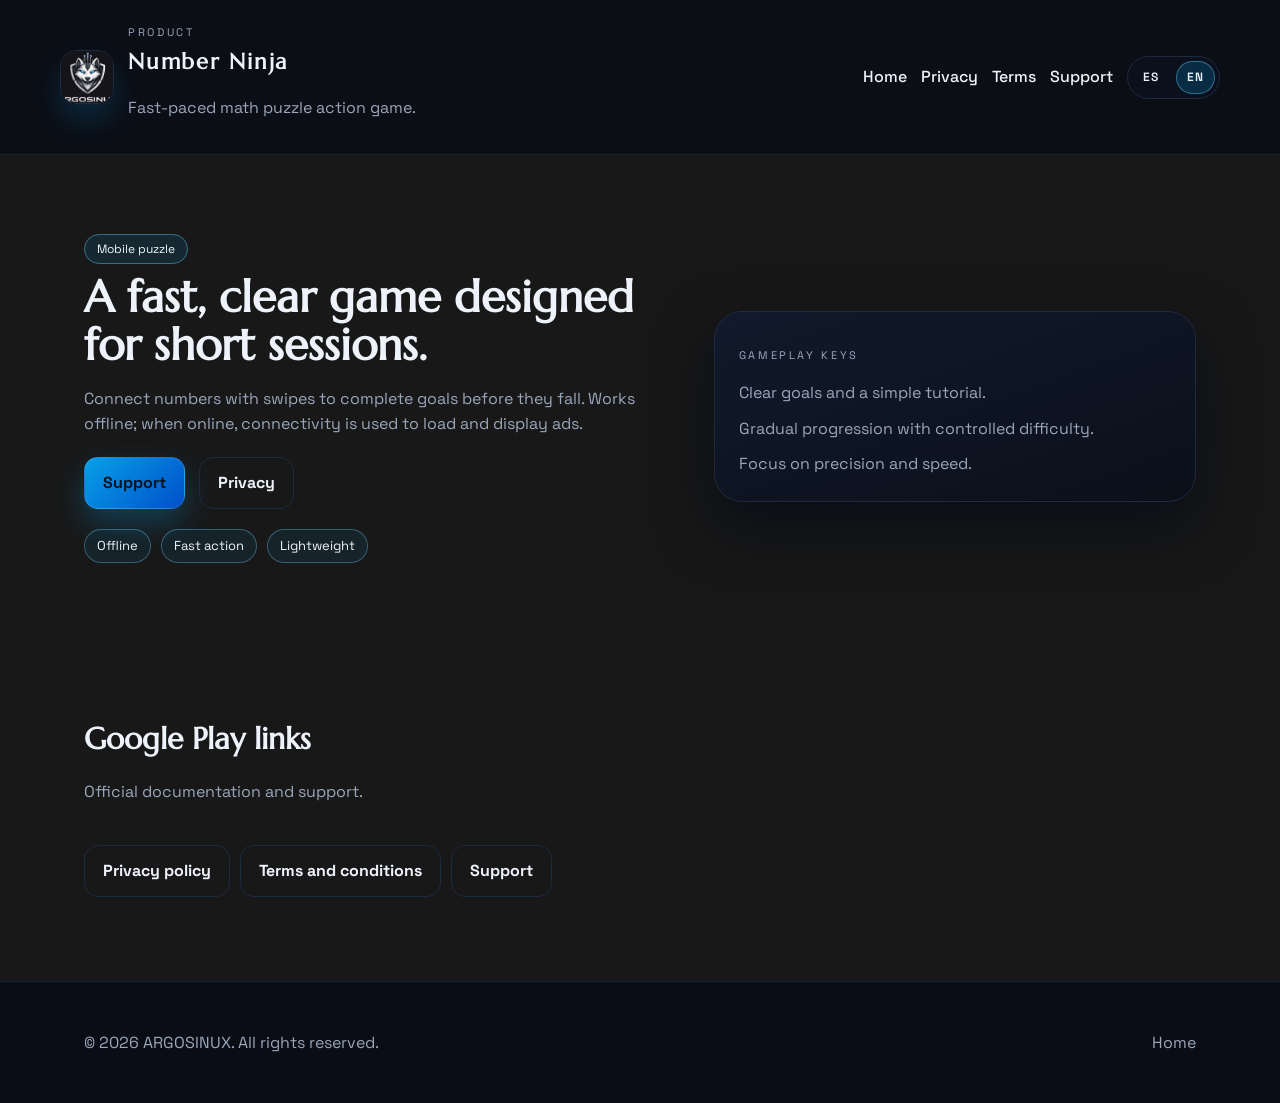
<file: products/number-ninja/index.html>
<!doctype html>
<html lang="es">
<head>
  <meta charset="utf-8" />
  <meta name="viewport" content="width=device-width,initial-scale=1" />
  <title>Number Ninja - ARGOSINUX</title>
  <meta name="description" id="meta-description" content="Number Ninja: juego de accion matematica, rapido y offline." />
  <link rel="stylesheet" href="../../assets/styles.css" />
</head>
<body>
  <header class="site-header">
    <div class="container header-inner">
      <a class="brand" href="../../index.html" aria-label="ARGOSINUX, inicio">
        <img src="../../assets/argosinux-logo.png" alt="ARGOSINUX" class="brand-logo" />
        <div>
          <span class="eyebrow" data-i18n="brand_kicker">Producto</span>
          <h1>Number Ninja</h1>
          <p class="muted" data-i18n="brand_desc">Juego de puzzle matematico de accion rapida.</p>
        </div>
      </a>
      <nav class="nav">
        <a href="../../index.html" data-i18n="nav_home">Inicio</a>
        <a href="privacy-policy.html" data-i18n="nav_privacy">Privacidad</a>
        <a href="terms.html" data-i18n="nav_terms">Términos</a>
        <a href="support.html" data-i18n="nav_support">Soporte</a>
        <div class="lang-switch" role="group" aria-label="Selector de idioma">
          <button class="lang-btn" type="button" data-lang="es" aria-pressed="true">ES</button>
          <button class="lang-btn" type="button" data-lang="en" aria-pressed="false">EN</button>
        </div>
      </nav>
    </div>
  </header>

  <main>
    <section class="hero">
      <div class="container hero-grid">
        <div class="hero-copy">
          <span class="tag" data-i18n="hero_tag">Puzzle mobile</span>
          <h2 data-i18n="hero_title">Un juego rapido, claro y pensado para sesiones cortas.</h2>
          <p class="muted" data-i18n="hero_desc">
            Conecta numeros mediante swipes para cumplir objetivos antes de que caigan.
            Funciona offline; cuando hay internet, se usa para cargar y mostrar anuncios.
          </p>
          <div class="hero-actions">
            <a class="button" href="support.html" data-i18n="hero_cta_support">Soporte</a>
            <a class="button ghost" href="privacy-policy.html" data-i18n="hero_cta_privacy">Privacidad</a>
          </div>
          <div class="pill-grid">
            <span class="pill" data-i18n="metric_1">Offline</span>
            <span class="pill" data-i18n="metric_2">Accion rapida</span>
            <span class="pill" data-i18n="metric_3">Liviano</span>
          </div>
        </div>

        <div class="hero-visual">
          <div class="hero-card">
            <p class="eyebrow" data-i18n="keys_eyebrow">Claves del juego</p>
            <ul class="feature-list">
              <li data-i18n="key_1">Objetivos claros y tutorial simple.</li>
              <li data-i18n="key_2">Progresión gradual con dificultad controlada.</li>
              <li data-i18n="key_3">Enfoque en precisión y velocidad.</li>
            </ul>
          </div>
        </div>
      </div>
    </section>

    <section class="section">
      <div class="container">
        <div class="section-head">
          <div>
            <h3 data-i18n="links_title">Enlaces para Google Play</h3>
            <p class="muted" data-i18n="links_desc">Documentación y soporte oficial.</p>
          </div>
        </div>
        <div class="pill-grid">
          <a class="button ghost" href="privacy-policy.html" data-i18n="link_privacy">Política de privacidad</a>
          <a class="button ghost" href="terms.html" data-i18n="link_terms">Términos y condiciones</a>
          <a class="button ghost" href="support.html" data-i18n="link_support">Soporte</a>
        </div>
      </div>
    </section>
  </main>

  <footer class="footer">
    <div class="container footer-inner">
      <p>© <span id="year"></span> ARGOSINUX. <span data-i18n="footer_rights">Todos los derechos reservados.</span></p>
      <div class="footer-links">
        <a href="../../index.html" data-i18n="footer_home">Inicio</a>
      </div>
    </div>
  </footer>

  <script>
    document.getElementById("year").textContent = new Date().getFullYear();

    const translations = {
      es: {
        page_title: "Number Ninja - ARGOSINUX",
        page_description: "Number Ninja: juego de accion matematica, rapido y offline.",
        brand_kicker: "Producto",
        brand_desc: "Juego de puzzle matematico de accion rapida.",
        nav_home: "Inicio",
        nav_privacy: "Privacidad",
        nav_terms: "Terminos",
        nav_support: "Soporte",
        hero_tag: "Puzzle mobile",
        hero_title: "Un juego rapido, claro y pensado para sesiones cortas.",
        hero_desc: "Conecta numeros mediante swipes para cumplir objetivos antes de que caigan. Funciona offline; cuando hay internet, se usa para cargar y mostrar anuncios.",
        hero_cta_support: "Soporte",
        hero_cta_privacy: "Privacidad",
        metric_1: "Offline",
        metric_2: "Accion rapida",
        metric_3: "Liviano",
        keys_eyebrow: "Claves del juego",
        key_1: "Objetivos claros y tutorial simple.",
        key_2: "Progresion gradual con dificultad controlada.",
        key_3: "Enfoque en precision y velocidad.",
        links_title: "Enlaces para Google Play",
        links_desc: "Documentacion y soporte oficial.",
        link_privacy: "Politica de privacidad",
        link_terms: "Terminos y condiciones",
        link_support: "Soporte",
        footer_rights: "Todos los derechos reservados.",
        footer_home: "Inicio"
      },
      en: {
        page_title: "Number Ninja - ARGOSINUX",
        page_description: "Number Ninja: fast-paced math action game, offline friendly.",
        brand_kicker: "Product",
        brand_desc: "Fast-paced math puzzle action game.",
        nav_home: "Home",
        nav_privacy: "Privacy",
        nav_terms: "Terms",
        nav_support: "Support",
        hero_tag: "Mobile puzzle",
        hero_title: "A fast, clear game designed for short sessions.",
        hero_desc: "Connect numbers with swipes to complete goals before they fall. Works offline; when online, connectivity is used to load and display ads.",
        hero_cta_support: "Support",
        hero_cta_privacy: "Privacy",
        metric_1: "Offline",
        metric_2: "Fast action",
        metric_3: "Lightweight",
        keys_eyebrow: "Gameplay keys",
        key_1: "Clear goals and a simple tutorial.",
        key_2: "Gradual progression with controlled difficulty.",
        key_3: "Focus on precision and speed.",
        links_title: "Google Play links",
        links_desc: "Official documentation and support.",
        link_privacy: "Privacy policy",
        link_terms: "Terms and conditions",
        link_support: "Support",
        footer_rights: "All rights reserved.",
        footer_home: "Home"
      }
    };

    const metaDescription = document.getElementById("meta-description");
    const langButtons = document.querySelectorAll(".lang-btn");

    const setLanguage = (lang) => {
      const dict = translations[lang] || translations.es;
      document.documentElement.lang = lang;

      document.querySelectorAll("[data-i18n]").forEach((el) => {
        const key = el.dataset.i18n;
        if (dict[key]) el.textContent = dict[key];
      });

      if (dict.page_title) document.title = dict.page_title;
      if (dict.page_description && metaDescription) metaDescription.setAttribute("content", dict.page_description);

      langButtons.forEach((btn) => {
        const isActive = btn.dataset.lang === lang;
        btn.setAttribute("aria-pressed", isActive ? "true" : "false");
      });

      try {
        localStorage.setItem("site_lang", lang);
      } catch (err) {
        // ignore
      }
    };

    langButtons.forEach((btn) => btn.addEventListener("click", () => setLanguage(btn.dataset.lang)));

    const storedLang = (() => {
      try {
        return localStorage.getItem("site_lang");
      } catch (err) {
        return null;
      }
    })();
    const browserLang = navigator.language && navigator.language.toLowerCase().startsWith("es") ? "es" : "en";
    setLanguage(storedLang || browserLang || "es");
  </script>
</body>
</html>
</file>
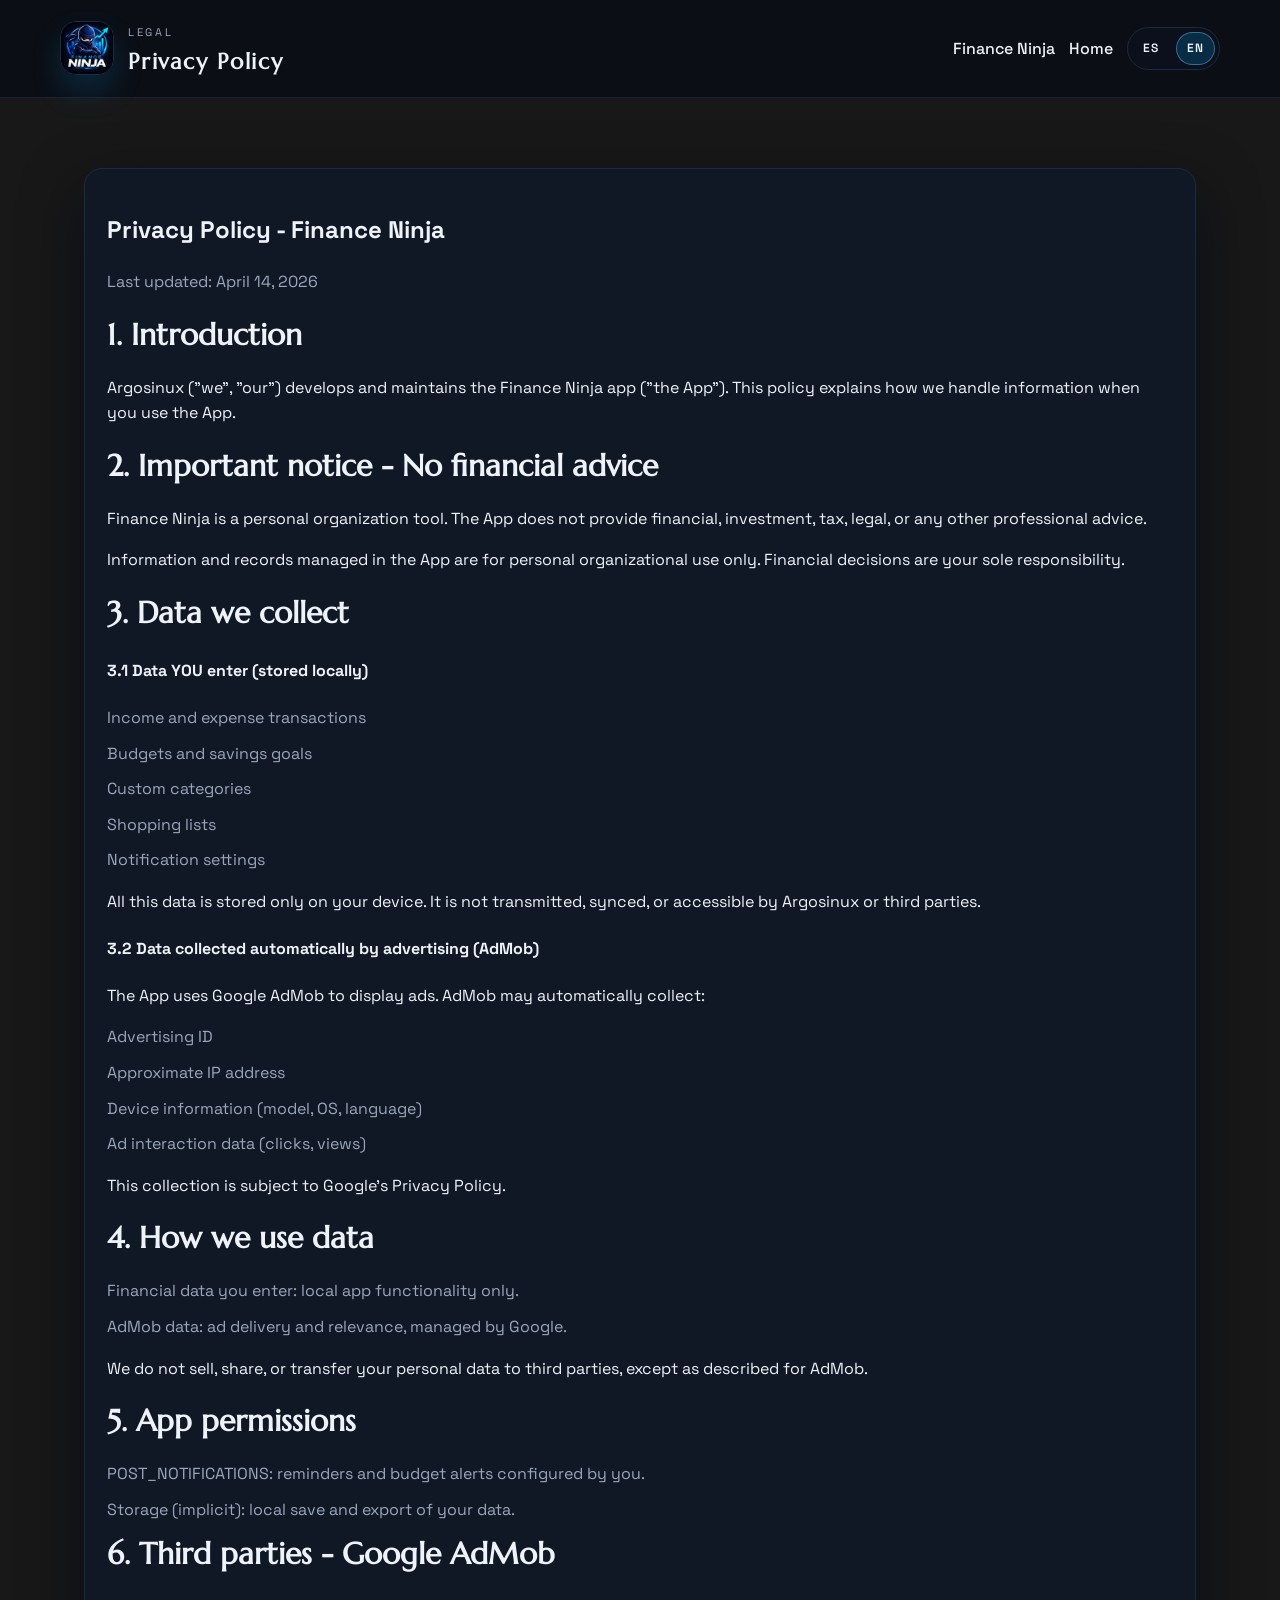
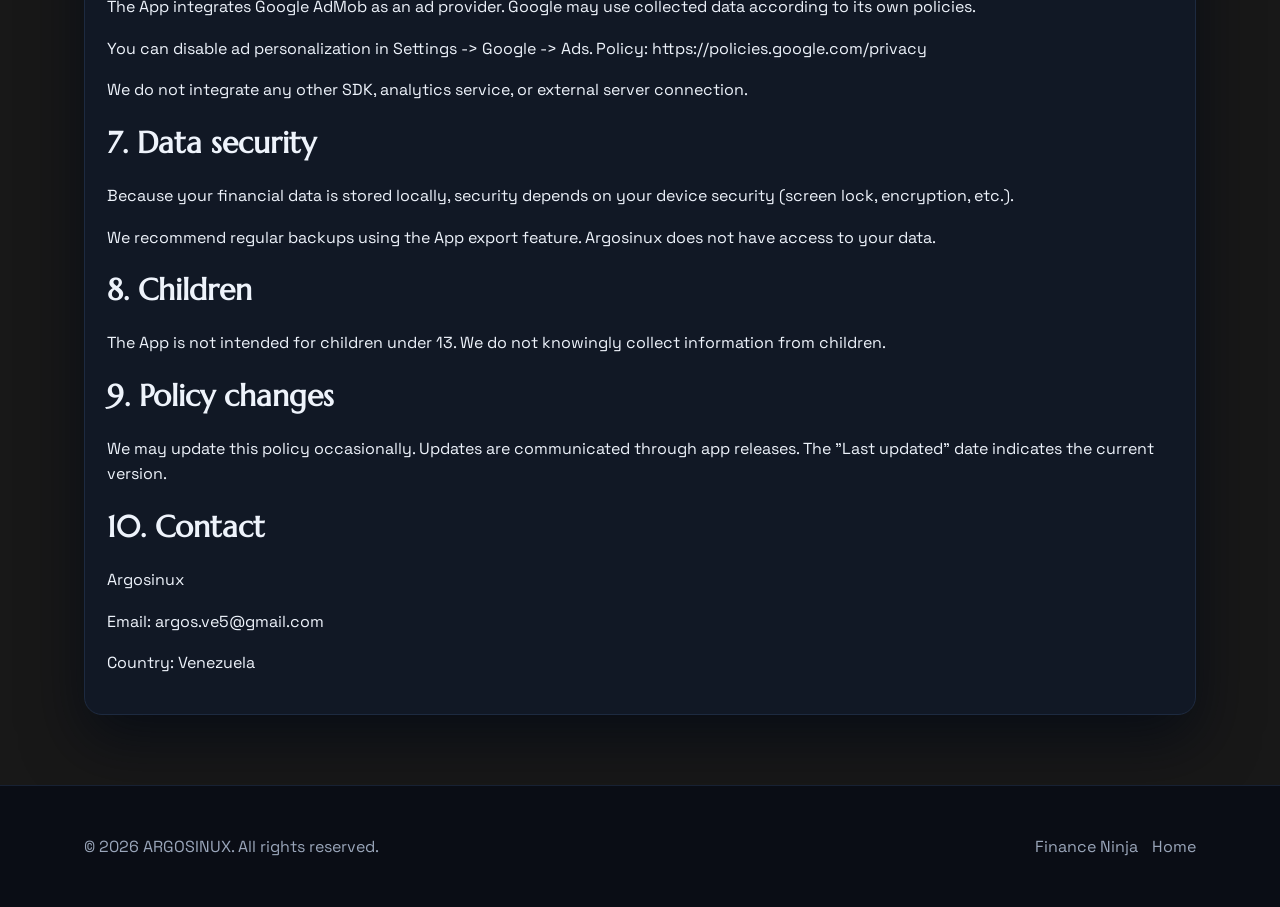
<file: products/finance-ninja/privacy-policy.html>
<!doctype html>
<html lang="es">
<head>
  <meta charset="utf-8" />
  <meta name="viewport" content="width=device-width,initial-scale=1" />
  <title>Politica de Privacidad - Finance Ninja</title>
  <meta name="description" id="meta-description" content="Politica de privacidad de Finance Ninja." />
  <link rel="stylesheet" href="../../assets/styles.css" />
</head>
<body>
  <header class="site-header">
    <div class="container header-inner">
      <a class="brand" href="./" aria-label="Finance Ninja, inicio">
        <img src="../../assets/FinanceNinja.png" alt="Finance Ninja" class="brand-logo" />
        <div>
          <span class="eyebrow" data-i18n="brand_kicker">Legal</span>
          <h1 data-i18n="title">Política de Privacidad</h1>
        </div>
      </a>
      <nav class="nav">
        <a href="./">Finance Ninja</a>
        <a href="../../index.html" data-i18n="nav_home">Inicio</a>
        <div class="lang-switch" role="group" aria-label="Selector de idioma">
          <button class="lang-btn" type="button" data-lang="es" aria-pressed="true">ES</button>
          <button class="lang-btn" type="button" data-lang="en" aria-pressed="false">EN</button>
        </div>
      </nav>
    </div>
  </header>

  <main class="section">
    <div class="container">
      <section class="game-card" data-lang="es">
        <h2>Política de Privacidad - Finance Ninja</h2>
        <p class="muted">Última actualización: 14 de abril de 2026</p>

        <h3>1. Introducción</h3>
        <p>Argosinux ("nosotros", "nuestro") desarrolla y mantiene la aplicación Finance Ninja (en adelante, "la App"). Esta política describe como manejamos la información cuando usas nuestra App.</p>

        <h3>2. Aviso importante - Sin consejos financieros</h3>
        <p>Finance Ninja es una herramienta de organización personal. La App no proporciona asesoramiento financiero, de inversión, fiscal, legal ni de ningún otro tipo.</p>
        <p>La información y los registros que gestiones dentro de la App son de uso exclusivamente personal y organizativo. Las decisiones financieras que tomes son de tu entera responsabilidad.</p>

        <h3>3. Datos que recopilamos</h3>
        <h4>3.1 Datos que TU ingresas (almacenados localmente)</h4>
        <ul class="feature-list">
          <li>Transacciones de ingresos y gastos</li>
          <li>Presupuestos y metas de ahorro</li>
          <li>Categorías personalizadas</li>
          <li>Listas de compras</li>
          <li>Configuraciones de notificaciones</li>
        </ul>
        <p>Todos estos datos se almacenan exclusivamente en tu dispositivo. No se transmiten, no se sincronizan y no son accesibles por Argosinux ni por terceros.</p>

        <h4>3.2 Datos recopilados automáticamente por publicidad (AdMob)</h4>
        <p>La App utiliza Google AdMob para mostrar anuncios. AdMob puede recopilar automáticamente:</p>
        <ul class="feature-list">
          <li>Identificador de publicidad del dispositivo (Advertising ID)</li>
          <li>Dirección IP aproximada</li>
          <li>Información del dispositivo (modelo, sistema operativo, idioma)</li>
          <li>Datos de interacción con anuncios (clics, visualizaciones)</li>
        </ul>
        <p>Esta recopilación esta sujeta a la Politica de Privacidad de Google.</p>

        <h3>4. Cómo usamos los datos</h3>
        <ul class="feature-list">
          <li>Datos financieros que ingresas: funcionamiento local de la App, sin salir de tu dispositivo.</li>
          <li>Datos de AdMob: mostrar anuncios relevantes (gestionado por Google).</li>
        </ul>
        <p>No vendemos, compartimos ni transferimos tus datos personales a terceros, salvo lo descrito en la seccion de AdMob.</p>

        <h3>5. Permisos que solicita la App</h3>
        <ul class="feature-list">
          <li>POST_NOTIFICATIONS: enviar recordatorios y alertas de presupuesto que tu configuras.</li>
          <li>Almacenamiento (implicito): guardar y exportar datos localmente en tu dispositivo.</li>
        </ul>

        <h3>6. Terceros - Google AdMob</h3>
        <p>La App integra Google AdMob como proveedor de publicidad. Google puede usar los datos recopilados para personalizar anuncios segun sus propias politicas.</p>
        <p>Puedes inhabilitar anuncios personalizados en Ajustes -> Google -> Anuncios. Tambien puedes consultar: <a href="https://policies.google.com/privacy">https://policies.google.com/privacy</a></p>
        <p>No integramos ningun otro SDK, servicio de analitica, ni conexion a servidores externos.</p>

        <h3>7. Seguridad de los datos</h3>
        <p>Dado que todos tus datos financieros se almacenan localmente en tu dispositivo, la seguridad depende de tu dispositivo (bloqueo de pantalla, cifrado, etc.).</p>
        <p>Te recomendamos hacer copias de seguridad periodicas usando la funcion de exportacion de la App. Argosinux no tiene acceso a tus datos.</p>

        <h3>8. Menores de edad</h3>
        <p>La App no esta dirigida a menores de 13 anos. No recopilamos conscientemente información de menores.</p>

        <h3>9. Cambios a esta política</h3>
        <p>Podemos actualizar esta política ocasionalmente. Te notificaremos mediante una actualizacion de la App. La fecha de "Última actualización" refleja la version vigente.</p>

        <h3>10. Contacto</h3>
        <p>Argosinux</p>
        <p>Correo: <a href="mailto:argos.ve5@gmail.com">argos.ve5@gmail.com</a></p>
        <p>Pais: Venezuela</p>
      </section>

      <section class="game-card" data-lang="en" hidden>
        <h2>Privacy Policy - Finance Ninja</h2>
        <p class="muted">Last updated: April 14, 2026</p>

        <h3>1. Introduction</h3>
        <p>Argosinux ("we", "our") develops and maintains the Finance Ninja app ("the App"). This policy explains how we handle information when you use the App.</p>

        <h3>2. Important notice - No financial advice</h3>
        <p>Finance Ninja is a personal organization tool. The App does not provide financial, investment, tax, legal, or any other professional advice.</p>
        <p>Information and records managed in the App are for personal organizational use only. Financial decisions are your sole responsibility.</p>

        <h3>3. Data we collect</h3>
        <h4>3.1 Data YOU enter (stored locally)</h4>
        <ul class="feature-list">
          <li>Income and expense transactions</li>
          <li>Budgets and savings goals</li>
          <li>Custom categories</li>
          <li>Shopping lists</li>
          <li>Notification settings</li>
        </ul>
        <p>All this data is stored only on your device. It is not transmitted, synced, or accessible by Argosinux or third parties.</p>

        <h4>3.2 Data collected automatically by advertising (AdMob)</h4>
        <p>The App uses Google AdMob to display ads. AdMob may automatically collect:</p>
        <ul class="feature-list">
          <li>Advertising ID</li>
          <li>Approximate IP address</li>
          <li>Device information (model, OS, language)</li>
          <li>Ad interaction data (clicks, views)</li>
        </ul>
        <p>This collection is subject to Google's Privacy Policy.</p>

        <h3>4. How we use data</h3>
        <ul class="feature-list">
          <li>Financial data you enter: local app functionality only.</li>
          <li>AdMob data: ad delivery and relevance, managed by Google.</li>
        </ul>
        <p>We do not sell, share, or transfer your personal data to third parties, except as described for AdMob.</p>

        <h3>5. App permissions</h3>
        <ul class="feature-list">
          <li>POST_NOTIFICATIONS: reminders and budget alerts configured by you.</li>
          <li>Storage (implicit): local save and export of your data.</li>
        </ul>

        <h3>6. Third parties - Google AdMob</h3>
        <p>The App integrates Google AdMob as an ad provider. Google may use collected data according to its own policies.</p>
        <p>You can disable ad personalization in Settings -> Google -> Ads. Policy: <a href="https://policies.google.com/privacy">https://policies.google.com/privacy</a></p>
        <p>We do not integrate any other SDK, analytics service, or external server connection.</p>

        <h3>7. Data security</h3>
        <p>Because your financial data is stored locally, security depends on your device security (screen lock, encryption, etc.).</p>
        <p>We recommend regular backups using the App export feature. Argosinux does not have access to your data.</p>

        <h3>8. Children</h3>
        <p>The App is not intended for children under 13. We do not knowingly collect information from children.</p>

        <h3>9. Policy changes</h3>
        <p>We may update this policy occasionally. Updates are communicated through app releases. The "Last updated" date indicates the current version.</p>

        <h3>10. Contact</h3>
        <p>Argosinux</p>
        <p>Email: <a href="mailto:argos.ve5@gmail.com">argos.ve5@gmail.com</a></p>
        <p>Country: Venezuela</p>
      </section>
    </div>
  </main>

  <footer class="footer">
    <div class="container footer-inner">
      <p>© <span id="year"></span> ARGOSINUX. <span data-i18n="footer_rights">Todos los derechos reservados.</span></p>
      <div class="footer-links">
        <a href="./">Finance Ninja</a>
        <a href="../../index.html" data-i18n="footer_home">Inicio</a>
      </div>
    </div>
  </footer>

  <script>
    document.getElementById("year").textContent = new Date().getFullYear();

    const translations = {
      es: {
        page_title: "Politica de Privacidad - Finance Ninja",
        page_description: "Politica de privacidad de Finance Ninja.",
        brand_kicker: "Legal",
        title: "Politica de Privacidad",
        nav_home: "Inicio",
        footer_rights: "Todos los derechos reservados.",
        footer_home: "Inicio"
      },
      en: {
        page_title: "Privacy Policy - Finance Ninja",
        page_description: "Privacy policy for Finance Ninja.",
        brand_kicker: "Legal",
        title: "Privacy Policy",
        nav_home: "Home",
        footer_rights: "All rights reserved.",
        footer_home: "Home"
      }
    };

    const metaDescription = document.getElementById("meta-description");
    const langButtons = document.querySelectorAll(".lang-btn");
    const langBlocks = document.querySelectorAll("[data-lang]:not(.lang-btn)");

    const setLanguage = (lang) => {
      const dict = translations[lang] || translations.es;
      document.documentElement.lang = lang;
      document.querySelectorAll("[data-i18n]").forEach((el) => {
        const key = el.dataset.i18n;
        if (dict[key]) el.textContent = dict[key];
      });
      langBlocks.forEach((block) => {
        block.hidden = block.dataset.lang !== lang;
      });
      if (dict.page_title) document.title = dict.page_title;
      if (dict.page_description && metaDescription) metaDescription.setAttribute("content", dict.page_description);
      langButtons.forEach((btn) => {
        const isActive = btn.dataset.lang === lang;
        btn.setAttribute("aria-pressed", isActive ? "true" : "false");
      });
      try { localStorage.setItem("site_lang", lang); } catch (err) {}
    };

    langButtons.forEach((btn) => btn.addEventListener("click", () => setLanguage(btn.dataset.lang)));

    const storedLang = (() => {
      try { return localStorage.getItem("site_lang"); } catch (err) { return null; }
    })();
    const browserLang = navigator.language && navigator.language.toLowerCase().startsWith("es") ? "es" : "en";
    setLanguage(storedLang || browserLang || "es");
  </script>
</body>
</html>
</file>
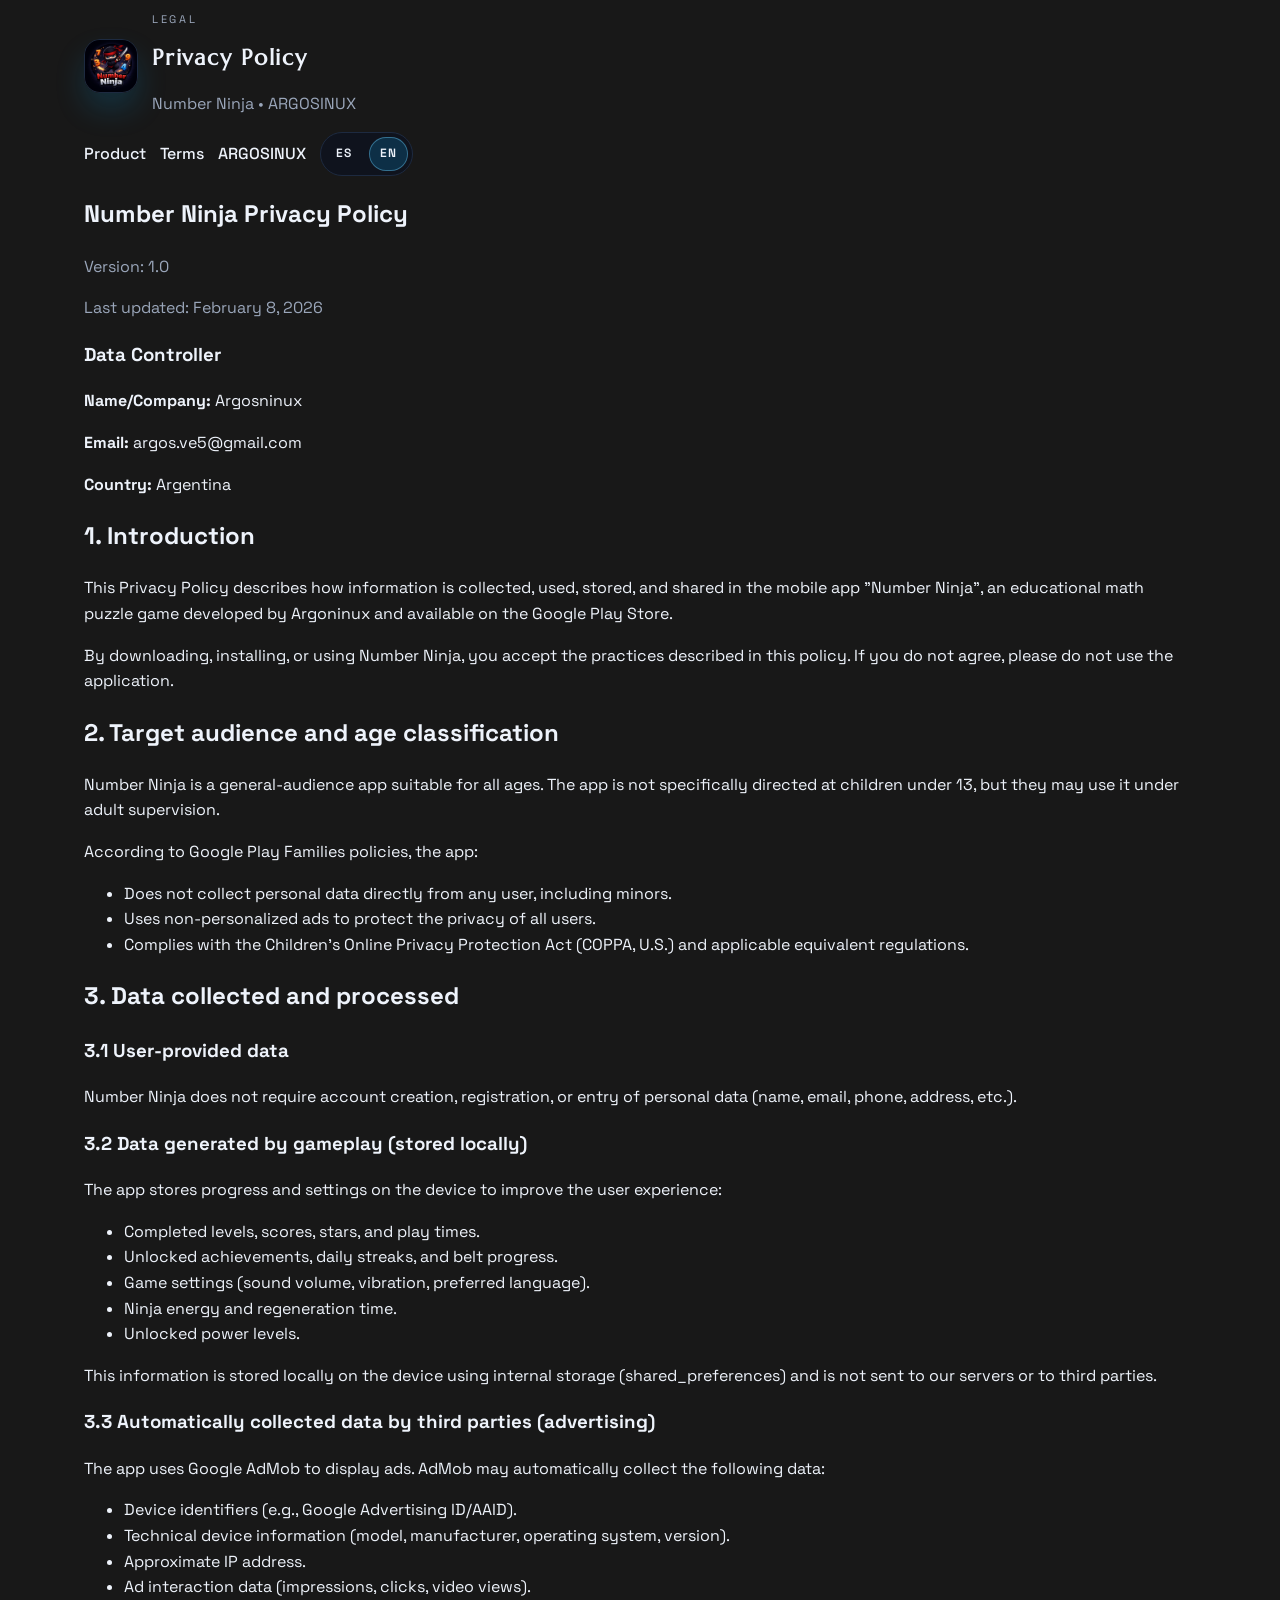
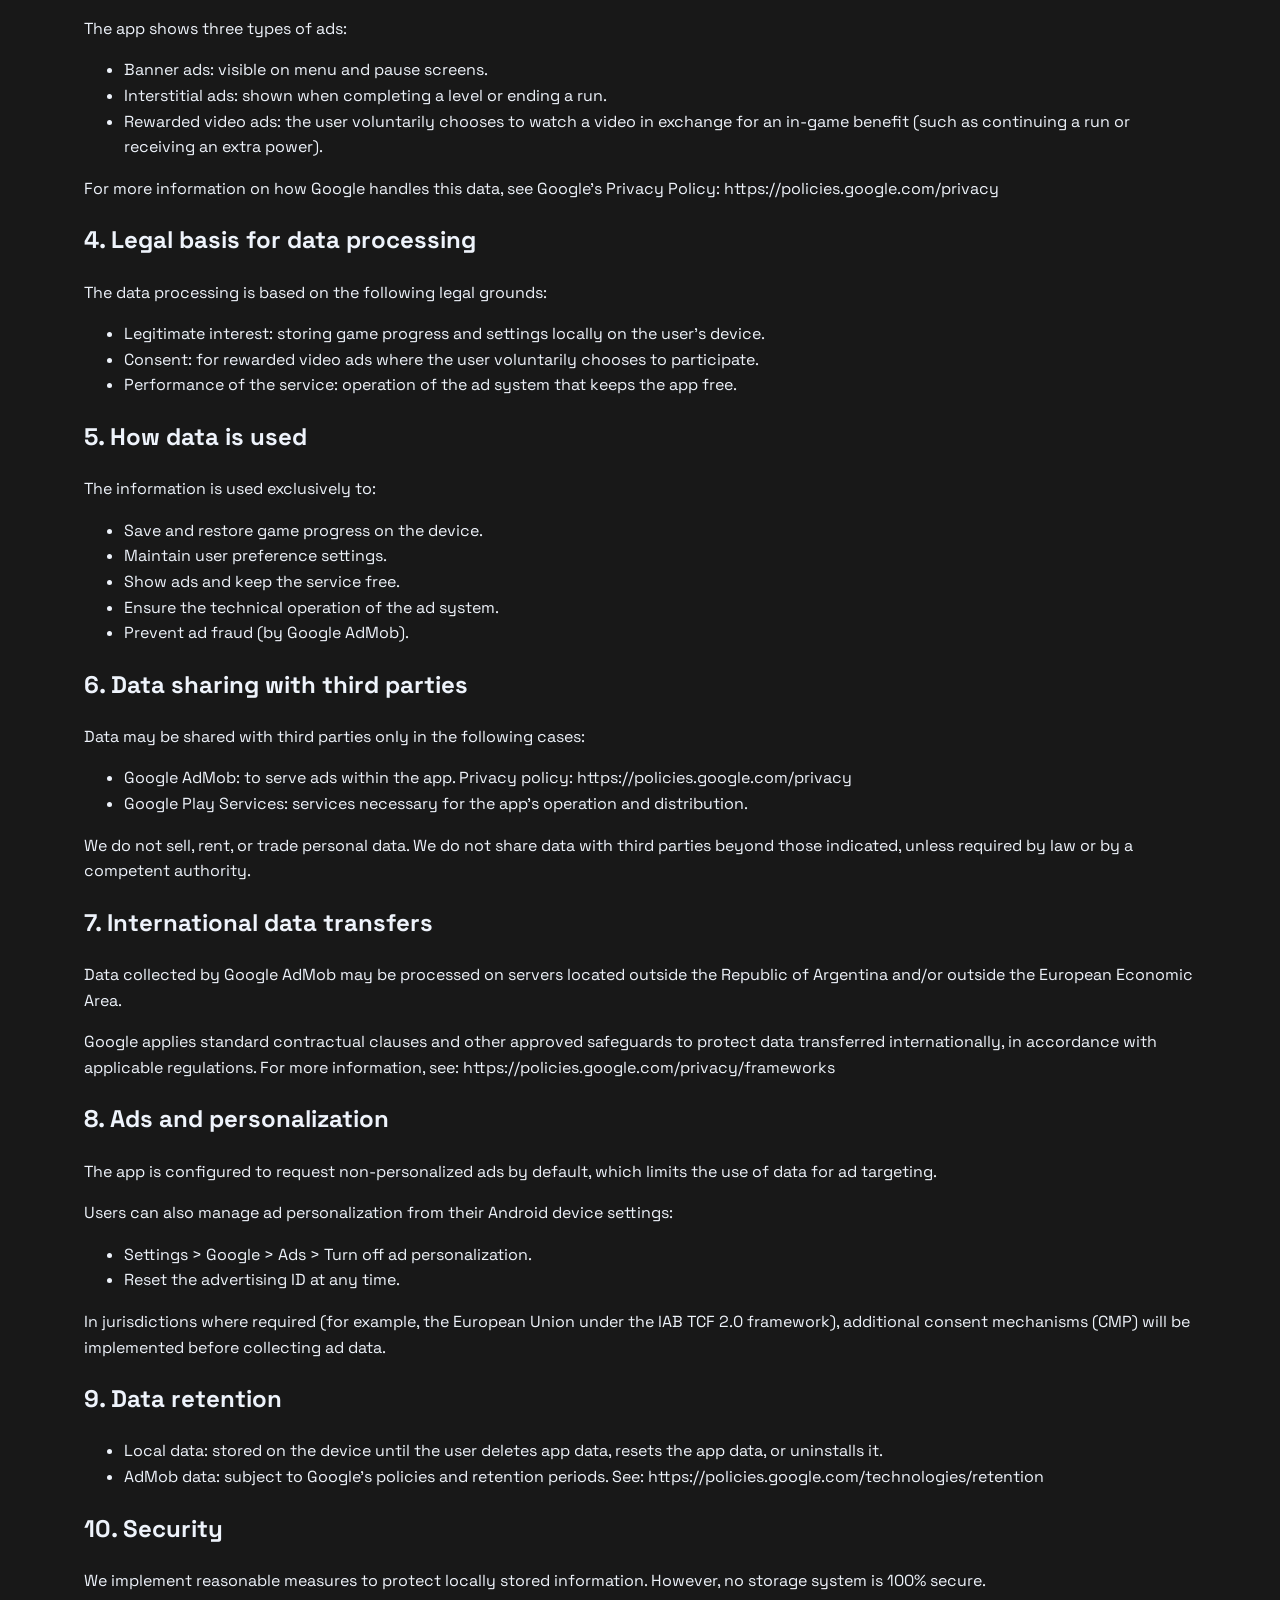
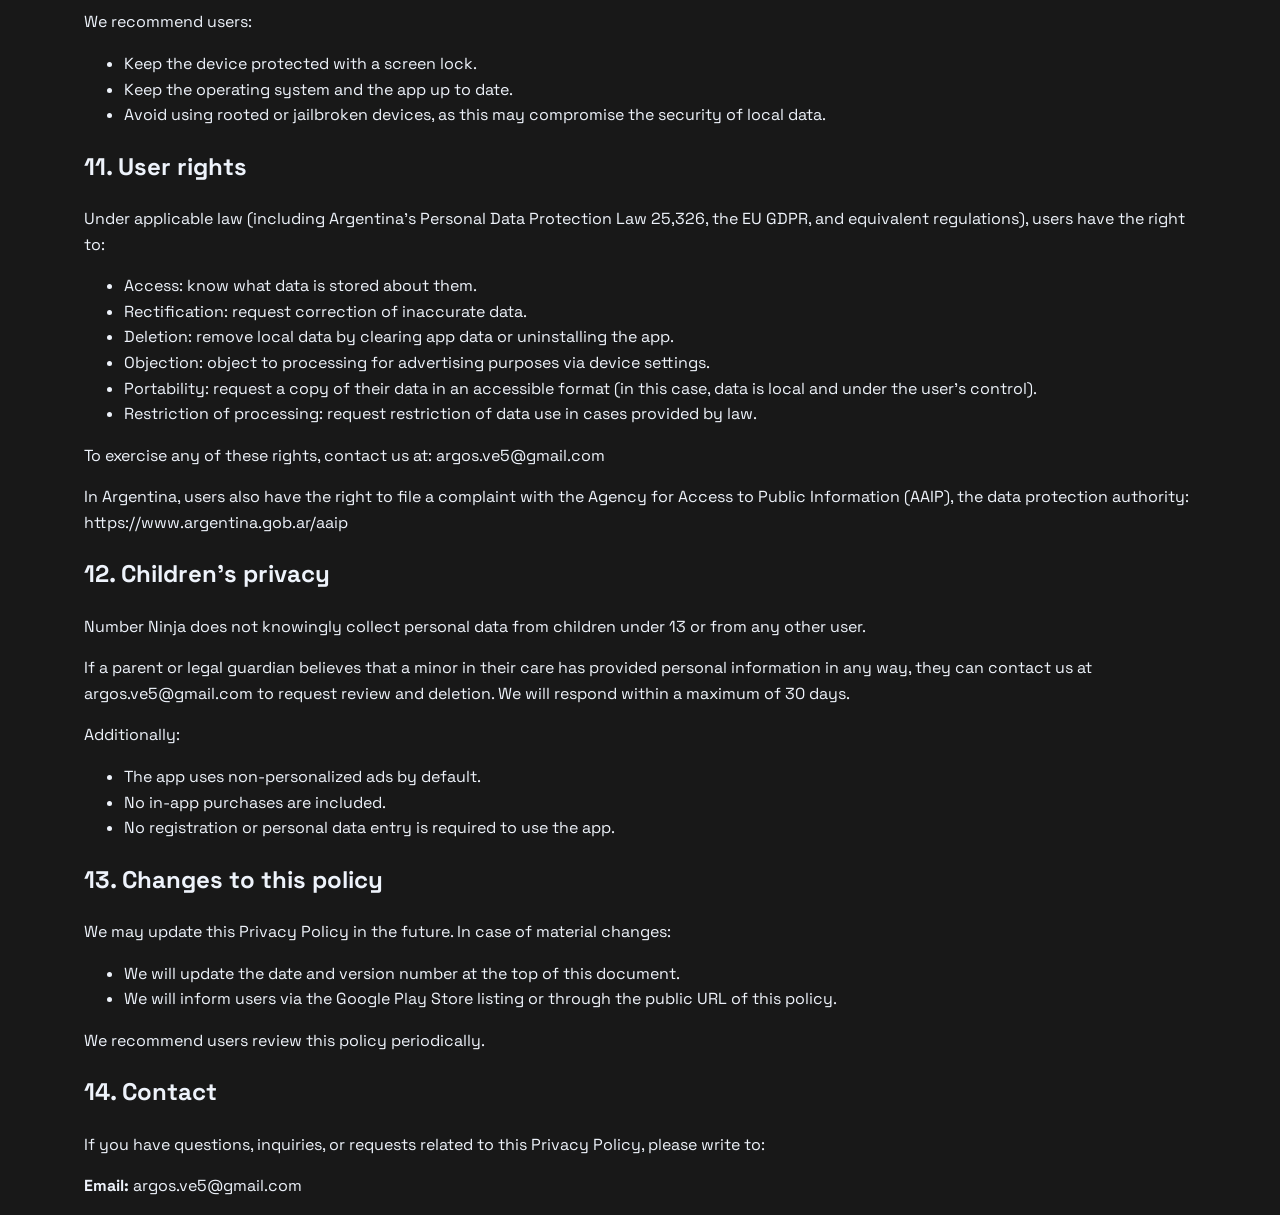
<file: products/number-ninja/privacy-policy.html>
<!doctype html>
<html lang="es">
<head>
  <meta charset="utf-8" />
  <meta name="viewport" content="width=device-width,initial-scale=1" />
  <title>Política de Privacidad — Number Ninja</title>
  <link rel="stylesheet" href="../../assets/styles.css" />
</head>
<body>
  <header class="container header">
    <div class="brand">
      <img src="../../assets/NumberNinja.png" alt="Number Ninja" class="brand-logo" />
      <div>
        <p class="eyebrow" data-i18n="legal_eyebrow">Legal</p>
        <h1 data-i18n="privacy_title">Política de Privacidad</h1>
        <p class="muted" data-i18n="privacy_subtitle">Number Ninja • ARGOSINUX</p>
      </div>
    </div>
    <nav class="nav">
      <a href="./" data-i18n="nav_product">Producto</a>
      <a href="terms.html" data-i18n="nav_terms">Términos</a>
      <a href="../../index.html">ARGOSINUX</a>
      <div class="lang-switch" role="group" aria-label="Selector de idioma">
        <button class="lang-btn" type="button" data-lang="es" aria-pressed="true">ES</button>
        <button class="lang-btn" type="button" data-lang="en" aria-pressed="false">EN</button>
      </div>
    </nav>
  </header>

  <main class="container">
    <section class="card" data-lang="es">
      <h2>Política de Privacidad de Number Ninja</h2>
      <p class="muted tiny">Versión: 1.0</p>
      <p class="muted tiny">Última actualización: 8 de febrero de 2026</p>

      <h3>Responsable del tratamiento</h3>
      <p><strong>Nombre/Empresa:</strong> Argosninux</p>
      <p><strong>Email:</strong> <a href="mailto:argos.ve5@gmail.com">argos.ve5@gmail.com</a></p>
      <p><strong>País:</strong> Argentina</p>

      <h2>1. Introducción</h2>
      <p>
        Esta Política de Privacidad describe cómo se recopila, usa, almacena y comparte información en la aplicación
        móvil "Number Ninja", un juego educativo/puzzle de matemáticas desarrollado por Argoninux y disponible en
        Google Play Store.
      </p>
      <p>
        Al descargar, instalar o utilizar Number Ninja, aceptás las prácticas descritas en esta política.
        Si no estás de acuerdo, te pedimos que no utilices la aplicación.
      </p>

      <h2>2. Público objetivo y clasificación de edad</h2>
      <p>
        Number Ninja es una aplicación de público general apta para todas las edades. La app no está dirigida
        específicamente a niños menores de 13 años, pero puede ser utilizada por ellos bajo supervisión de un adulto
        responsable.
      </p>
      <p>De acuerdo con las políticas de Familias de Google Play, la aplicación:</p>
      <ul>
        <li>No recopila datos personales directamente de ningún usuario, incluidos menores.</li>
        <li>Utiliza anuncios no personalizados para proteger la privacidad de todos los usuarios.</li>
        <li>Cumple con la Ley de Protección de la Privacidad Infantil en Línea (COPPA, EE.UU.) y normativas equivalentes aplicables.</li>
      </ul>

      <h2>3. Datos que se recopilan y procesan</h2>

      <h3>3.1 Datos proporcionados por el usuario</h3>
      <p>
        Number Ninja no requiere creación de cuenta, registro ni ingreso de datos personales
        (nombre, email, teléfono, dirección, etc.).
      </p>

      <h3>3.2 Datos generados por el uso del juego (almacenados localmente)</h3>
      <p>
        La aplicación guarda en el dispositivo información de progreso y configuración para mejorar la experiencia
        del usuario:
      </p>
      <ul>
        <li>Niveles completados, puntajes, estrellas y tiempos de juego.</li>
        <li>Logros desbloqueados, rachas diarias y progreso de cinturones.</li>
        <li>Configuración del juego (volumen de sonido, vibración, idioma preferido).</li>
        <li>Energía ninja y tiempo de regeneración.</li>
        <li>Niveles de poderes desbloqueados.</li>
      </ul>
      <p>
        Esta información se almacena exclusivamente de forma local en el dispositivo mediante almacenamiento interno
        (shared_preferences) y no se envía a servidores propios ni de terceros.
      </p>

      <h3>3.3 Datos recopilados automáticamente por terceros (publicidad)</h3>
      <p>La aplicación utiliza Google AdMob para mostrar anuncios. AdMob puede recopilar automáticamente los siguientes datos:</p>
      <ul>
        <li>Identificadores de dispositivo (por ejemplo, ID de publicidad de Google/AAID).</li>
        <li>Información técnica del dispositivo (modelo, fabricante, sistema operativo, versión).</li>
        <li>Dirección IP aproximada.</li>
        <li>Datos de interacción con anuncios (impresiones, clics, visualizaciones de video).</li>
      </ul>
      <p>La app muestra tres tipos de anuncios:</p>
      <ul>
        <li>Anuncios de banner: visibles en pantallas del menú y de pausa.</li>
        <li>Anuncios intersticiales: mostrados al completar un nivel o al finalizar una partida.</li>
        <li>
          Anuncios de video recompensado: el usuario elige voluntariamente ver un video a cambio de un beneficio dentro
          del juego (como continuar una partida o recibir un poder extra).
        </li>
      </ul>
      <p>
        Para más información sobre cómo Google gestiona estos datos, consultá la Política de Privacidad de Google:
        <a href="https://policies.google.com/privacy">https://policies.google.com/privacy</a>
      </p>

      <h2>4. Base legal para el tratamiento de datos</h2>
      <p>El tratamiento de datos se fundamenta en las siguientes bases legales:</p>
      <ul>
        <li>Interés legítimo: para almacenar el progreso del juego y configuración localmente en el dispositivo del usuario.</li>
        <li>Consentimiento: para la visualización de anuncios de video recompensado, donde el usuario decide voluntariamente participar.</li>
        <li>Ejecución del servicio: para el funcionamiento del sistema publicitario que permite mantener la aplicación gratuita.</li>
      </ul>

      <h2>5. Cómo se usan los datos</h2>
      <p>La información se utiliza exclusivamente para:</p>
      <ul>
        <li>Guardar y restaurar el progreso del juego en el dispositivo.</li>
        <li>Mantener las preferencias de configuración del usuario.</li>
        <li>Mostrar anuncios y mantener el servicio gratuito.</li>
        <li>Garantizar el funcionamiento técnico del sistema de anuncios.</li>
        <li>Prevenir fraudes publicitarios (por parte de Google AdMob).</li>
      </ul>

      <h2>6. Compartición de datos con terceros</h2>
      <p>Los datos pueden ser compartidos con terceros únicamente en los siguientes casos:</p>
      <ul>
        <li>
          Google AdMob: para servir anuncios dentro de la aplicación. Política de privacidad:
          <a href="https://policies.google.com/privacy">https://policies.google.com/privacy</a>
        </li>
        <li>Google Play Services: servicios necesarios para el funcionamiento y distribución de la aplicación.</li>
      </ul>
      <p>
        No vendemos, alquilamos ni comercializamos datos personales. No compartimos datos con terceros fuera de los
        indicados, salvo que medie obligación legal o requerimiento de autoridad competente.
      </p>

      <h2>7. Transferencias internacionales de datos</h2>
      <p>
        Los datos recopilados por Google AdMob pueden ser procesados en servidores ubicados fuera de la República
        Argentina y/o fuera del Espacio Económico Europeo.
      </p>
      <p>
        Google aplica cláusulas contractuales estándar y otras salvaguardas aprobadas para proteger los datos
        transferidos internacionalmente, de conformidad con las normativas aplicables. Para más información, consultá:
        <a href="https://policies.google.com/privacy/frameworks">https://policies.google.com/privacy/frameworks</a>
      </p>

      <h2>8. Anuncios y personalización</h2>
      <p>
        La aplicación está configurada para solicitar anuncios no personalizados de forma predeterminada, lo que
        limita el uso de datos para segmentación publicitaria.
      </p>
      <p>El usuario también puede gestionar la personalización de anuncios desde la configuración de su dispositivo Android:</p>
      <ul>
        <li>Ajustes &gt; Google &gt; Anuncios &gt; Desactivar personalización de anuncios.</li>
        <li>Restablecer el ID de publicidad en cualquier momento.</li>
      </ul>
      <p>
        En jurisdicciones donde sea requerido (por ejemplo, la Unión Europea bajo el marco TCF 2.0 de IAB), se
        implementarán mecanismos de consentimiento adicionales (CMP) antes de la recopilación de datos publicitarios.
      </p>

      <h2>9. Retención de datos</h2>
      <ul>
        <li>
          Datos locales: se almacenan en el dispositivo hasta que el usuario los elimine manualmente, restablezca los
          datos de la aplicación o la desinstale.
        </li>
        <li>
          Datos recopilados por AdMob: se rigen por las políticas y tiempos de retención de Google. Consultá:
          <a href="https://policies.google.com/technologies/retention">https://policies.google.com/technologies/retention</a>
        </li>
      </ul>

      <h2>10. Seguridad</h2>
      <p>
        Implementamos medidas razonables para proteger la información almacenada localmente. No obstante, ningún
        sistema de almacenamiento es 100% seguro.
      </p>
      <p>Recomendamos al usuario:</p>
      <ul>
        <li>Mantener el dispositivo protegido con bloqueo de pantalla.</li>
        <li>Mantener el sistema operativo y la aplicación actualizados.</li>
        <li>No utilizar dispositivos con acceso root o jailbreak, ya que esto puede comprometer la seguridad de los datos locales.</li>
      </ul>

      <h2>11. Derechos del usuario</h2>
      <p>
        De acuerdo con la legislación aplicable (incluyendo la Ley 25.326 de Protección de Datos Personales de
        Argentina, el GDPR de la UE y normativas equivalentes), el usuario tiene derecho a:
      </p>
      <ul>
        <li>Acceso: conocer qué datos se almacenan sobre su persona.</li>
        <li>Rectificación: solicitar la corrección de datos inexactos.</li>
        <li>Supresión: eliminar los datos locales borrando los datos de la aplicación o desinstalándola.</li>
        <li>Oposición: oponerse al tratamiento de datos con fines publicitarios mediante la configuración de su dispositivo.</li>
        <li>Portabilidad: solicitar una copia de sus datos en formato accesible (en este caso, los datos son locales y están bajo control directo del usuario).</li>
        <li>Limitación del tratamiento: solicitar la restricción del uso de sus datos en los casos previstos por la ley.</li>
      </ul>
      <p>Para ejercer cualquiera de estos derechos, podés contactarnos a: <a href="mailto:argos.ve5@gmail.com">argos.ve5@gmail.com</a></p>
      <p>
        Asimismo, en Argentina, el usuario tiene derecho a presentar un reclamo ante la Agencia de Acceso a la
        Información Pública (AAIP), autoridad de control en materia de protección de datos personales:
        <a href="https://www.argentina.gob.ar/aaip">https://www.argentina.gob.ar/aaip</a>
      </p>

      <h2>12. Privacidad de menores</h2>
      <p>
        Number Ninja no recopila intencionalmente datos personales de niños menores de 13 años ni de ningún otro
        usuario.
      </p>
      <p>
        Si un padre, madre o tutor legal considera que un menor a su cargo nos proporcionó información personal de
        alguna forma, puede contactarnos a <a href="mailto:argos.ve5@gmail.com">argos.ve5@gmail.com</a> para solicitar su revisión
        y eliminación. Responderemos en un plazo máximo de 30 días.
      </p>
      <p>Adicionalmente:</p>
      <ul>
        <li>La aplicación utiliza anuncios no personalizados de forma predeterminada.</li>
        <li>No se incluyen funciones de compras dentro de la aplicación.</li>
        <li>No se requiere registro ni ingreso de datos personales para utilizar la app.</li>
      </ul>

      <h2>13. Cambios en esta política</h2>
      <p>Podemos actualizar esta Política de Privacidad en el futuro. En caso de cambios relevantes:</p>
      <ul>
        <li>Actualizaremos la fecha y número de versión en la parte superior de este documento.</li>
        <li>Informaremos a los usuarios a través de la publicación correspondiente en Google Play Store o mediante la URL pública de esta política.</li>
      </ul>
      <p>Se recomienda al usuario revisar esta política periódicamente.</p>

      <h2>14. Contacto</h2>
      <p>Si tenés dudas, consultas o solicitudes relacionadas con esta Política de Privacidad, podés escribirnos a:</p>
      <p><strong>Email:</strong> <a href="mailto:argos.ve5@gmail.com">argos.ve5@gmail.com</a></p>
    </section>

    <section class="card" data-lang="en" hidden>
      <h2>Number Ninja Privacy Policy</h2>
      <p class="muted tiny">Version: 1.0</p>
      <p class="muted tiny">Last updated: February 8, 2026</p>

      <h3>Data Controller</h3>
      <p><strong>Name/Company:</strong> Argosninux</p>
      <p><strong>Email:</strong> <a href="mailto:argos.ve5@gmail.com">argos.ve5@gmail.com</a></p>
      <p><strong>Country:</strong> Argentina</p>

      <h2>1. Introduction</h2>
      <p>
        This Privacy Policy describes how information is collected, used, stored, and shared in the mobile app
        "Number Ninja", an educational math puzzle game developed by Argoninux and available on the Google Play Store.
      </p>
      <p>
        By downloading, installing, or using Number Ninja, you accept the practices described in this policy. If you
        do not agree, please do not use the application.
      </p>

      <h2>2. Target audience and age classification</h2>
      <p>
        Number Ninja is a general-audience app suitable for all ages. The app is not specifically directed at children
        under 13, but they may use it under adult supervision.
      </p>
      <p>According to Google Play Families policies, the app:</p>
      <ul>
        <li>Does not collect personal data directly from any user, including minors.</li>
        <li>Uses non-personalized ads to protect the privacy of all users.</li>
        <li>Complies with the Children’s Online Privacy Protection Act (COPPA, U.S.) and applicable equivalent regulations.</li>
      </ul>

      <h2>3. Data collected and processed</h2>

      <h3>3.1 User-provided data</h3>
      <p>
        Number Ninja does not require account creation, registration, or entry of personal data (name, email, phone,
        address, etc.).
      </p>

      <h3>3.2 Data generated by gameplay (stored locally)</h3>
      <p>
        The app stores progress and settings on the device to improve the user experience:
      </p>
      <ul>
        <li>Completed levels, scores, stars, and play times.</li>
        <li>Unlocked achievements, daily streaks, and belt progress.</li>
        <li>Game settings (sound volume, vibration, preferred language).</li>
        <li>Ninja energy and regeneration time.</li>
        <li>Unlocked power levels.</li>
      </ul>
      <p>
        This information is stored locally on the device using internal storage (shared_preferences) and is not sent
        to our servers or to third parties.
      </p>

      <h3>3.3 Automatically collected data by third parties (advertising)</h3>
      <p>The app uses Google AdMob to display ads. AdMob may automatically collect the following data:</p>
      <ul>
        <li>Device identifiers (e.g., Google Advertising ID/AAID).</li>
        <li>Technical device information (model, manufacturer, operating system, version).</li>
        <li>Approximate IP address.</li>
        <li>Ad interaction data (impressions, clicks, video views).</li>
      </ul>
      <p>The app shows three types of ads:</p>
      <ul>
        <li>Banner ads: visible on menu and pause screens.</li>
        <li>Interstitial ads: shown when completing a level or ending a run.</li>
        <li>
          Rewarded video ads: the user voluntarily chooses to watch a video in exchange for an in-game benefit (such as
          continuing a run or receiving an extra power).
        </li>
      </ul>
      <p>
        For more information on how Google handles this data, see Google’s Privacy Policy:
        <a href="https://policies.google.com/privacy">https://policies.google.com/privacy</a>
      </p>

      <h2>4. Legal basis for data processing</h2>
      <p>The data processing is based on the following legal grounds:</p>
      <ul>
        <li>Legitimate interest: storing game progress and settings locally on the user’s device.</li>
        <li>Consent: for rewarded video ads where the user voluntarily chooses to participate.</li>
        <li>Performance of the service: operation of the ad system that keeps the app free.</li>
      </ul>

      <h2>5. How data is used</h2>
      <p>The information is used exclusively to:</p>
      <ul>
        <li>Save and restore game progress on the device.</li>
        <li>Maintain user preference settings.</li>
        <li>Show ads and keep the service free.</li>
        <li>Ensure the technical operation of the ad system.</li>
        <li>Prevent ad fraud (by Google AdMob).</li>
      </ul>

      <h2>6. Data sharing with third parties</h2>
      <p>Data may be shared with third parties only in the following cases:</p>
      <ul>
        <li>
          Google AdMob: to serve ads within the app. Privacy policy:
          <a href="https://policies.google.com/privacy">https://policies.google.com/privacy</a>
        </li>
        <li>Google Play Services: services necessary for the app’s operation and distribution.</li>
      </ul>
      <p>
        We do not sell, rent, or trade personal data. We do not share data with third parties beyond those indicated,
        unless required by law or by a competent authority.
      </p>

      <h2>7. International data transfers</h2>
      <p>
        Data collected by Google AdMob may be processed on servers located outside the Republic of Argentina and/or
        outside the European Economic Area.
      </p>
      <p>
        Google applies standard contractual clauses and other approved safeguards to protect data transferred
        internationally, in accordance with applicable regulations. For more information, see:
        <a href="https://policies.google.com/privacy/frameworks">https://policies.google.com/privacy/frameworks</a>
      </p>

      <h2>8. Ads and personalization</h2>
      <p>
        The app is configured to request non-personalized ads by default, which limits the use of data for ad targeting.
      </p>
      <p>Users can also manage ad personalization from their Android device settings:</p>
      <ul>
        <li>Settings &gt; Google &gt; Ads &gt; Turn off ad personalization.</li>
        <li>Reset the advertising ID at any time.</li>
      </ul>
      <p>
        In jurisdictions where required (for example, the European Union under the IAB TCF 2.0 framework), additional
        consent mechanisms (CMP) will be implemented before collecting ad data.
      </p>

      <h2>9. Data retention</h2>
      <ul>
        <li>
          Local data: stored on the device until the user deletes app data, resets the app data, or uninstalls it.
        </li>
        <li>
          AdMob data: subject to Google’s policies and retention periods. See:
          <a href="https://policies.google.com/technologies/retention">https://policies.google.com/technologies/retention</a>
        </li>
      </ul>

      <h2>10. Security</h2>
      <p>
        We implement reasonable measures to protect locally stored information. However, no storage system is 100%
        secure.
      </p>
      <p>We recommend users:</p>
      <ul>
        <li>Keep the device protected with a screen lock.</li>
        <li>Keep the operating system and the app up to date.</li>
        <li>Avoid using rooted or jailbroken devices, as this may compromise the security of local data.</li>
      </ul>

      <h2>11. User rights</h2>
      <p>
        Under applicable law (including Argentina’s Personal Data Protection Law 25,326, the EU GDPR, and equivalent
        regulations), users have the right to:
      </p>
      <ul>
        <li>Access: know what data is stored about them.</li>
        <li>Rectification: request correction of inaccurate data.</li>
        <li>Deletion: remove local data by clearing app data or uninstalling the app.</li>
        <li>Objection: object to processing for advertising purposes via device settings.</li>
        <li>Portability: request a copy of their data in an accessible format (in this case, data is local and under the user’s control).</li>
        <li>Restriction of processing: request restriction of data use in cases provided by law.</li>
      </ul>
      <p>To exercise any of these rights, contact us at: <a href="mailto:argos.ve5@gmail.com">argos.ve5@gmail.com</a></p>
      <p>
        In Argentina, users also have the right to file a complaint with the Agency for Access to Public Information
        (AAIP), the data protection authority:
        <a href="https://www.argentina.gob.ar/aaip">https://www.argentina.gob.ar/aaip</a>
      </p>

      <h2>12. Children’s privacy</h2>
      <p>
        Number Ninja does not knowingly collect personal data from children under 13 or from any other user.
      </p>
      <p>
        If a parent or legal guardian believes that a minor in their care has provided personal information in any
        way, they can contact us at <a href="mailto:argos.ve5@gmail.com">argos.ve5@gmail.com</a> to request review and
        deletion. We will respond within a maximum of 30 days.
      </p>
      <p>Additionally:</p>
      <ul>
        <li>The app uses non-personalized ads by default.</li>
        <li>No in-app purchases are included.</li>
        <li>No registration or personal data entry is required to use the app.</li>
      </ul>

      <h2>13. Changes to this policy</h2>
      <p>We may update this Privacy Policy in the future. In case of material changes:</p>
      <ul>
        <li>We will update the date and version number at the top of this document.</li>
        <li>We will inform users via the Google Play Store listing or through the public URL of this policy.</li>
      </ul>
      <p>We recommend users review this policy periodically.</p>

      <h2>14. Contact</h2>
      <p>If you have questions, inquiries, or requests related to this Privacy Policy, please write to:</p>
      <p><strong>Email:</strong> <a href="mailto:argos.ve5@gmail.com">argos.ve5@gmail.com</a></p>
    </section>
  </main>

  <script>
    const translations = {
      es: {
        legal_eyebrow: "Legal",
        privacy_title: "Política de Privacidad",
        privacy_subtitle: "Number Ninja • ARGOSINUX",
        nav_product: "Producto",
        nav_terms: "Términos",
        nav_support: "Soporte"
      },
      en: {
        legal_eyebrow: "Legal",
        privacy_title: "Privacy Policy",
        privacy_subtitle: "Number Ninja • ARGOSINUX",
        nav_product: "Product",
        nav_terms: "Terms",
        nav_support: "Support"
      }
    };

    const langButtons = document.querySelectorAll(".lang-btn");
    const langBlocks = document.querySelectorAll("[data-lang]:not(.lang-btn)");

    const setLanguage = (lang) => {
      const dict = translations[lang] || translations.es;
      document.documentElement.lang = lang;

      document.querySelectorAll("[data-i18n]").forEach((el) => {
        const key = el.dataset.i18n;
        if (dict[key]) {
          el.innerHTML = dict[key];
        }
      });

      langBlocks.forEach((block) => {
        block.hidden = block.dataset.lang !== lang;
      });

      langButtons.forEach((btn) => {
        const isActive = btn.dataset.lang === lang;
        btn.setAttribute("aria-pressed", isActive ? "true" : "false");
      });

      try {
        localStorage.setItem("site_lang", lang);
      } catch (err) {
        // ignore storage failures
      }
    };

    langButtons.forEach((btn) => {
      btn.addEventListener("click", () => setLanguage(btn.dataset.lang));
    });

    const storedLang = (() => {
      try {
        return localStorage.getItem("site_lang");
      } catch (err) {
        return null;
      }
    })();
    const browserLang = navigator.language && navigator.language.toLowerCase().startsWith("es") ? "es" : "en";
    setLanguage(storedLang || browserLang || "es");
  </script>
</body>
</html>
</file>
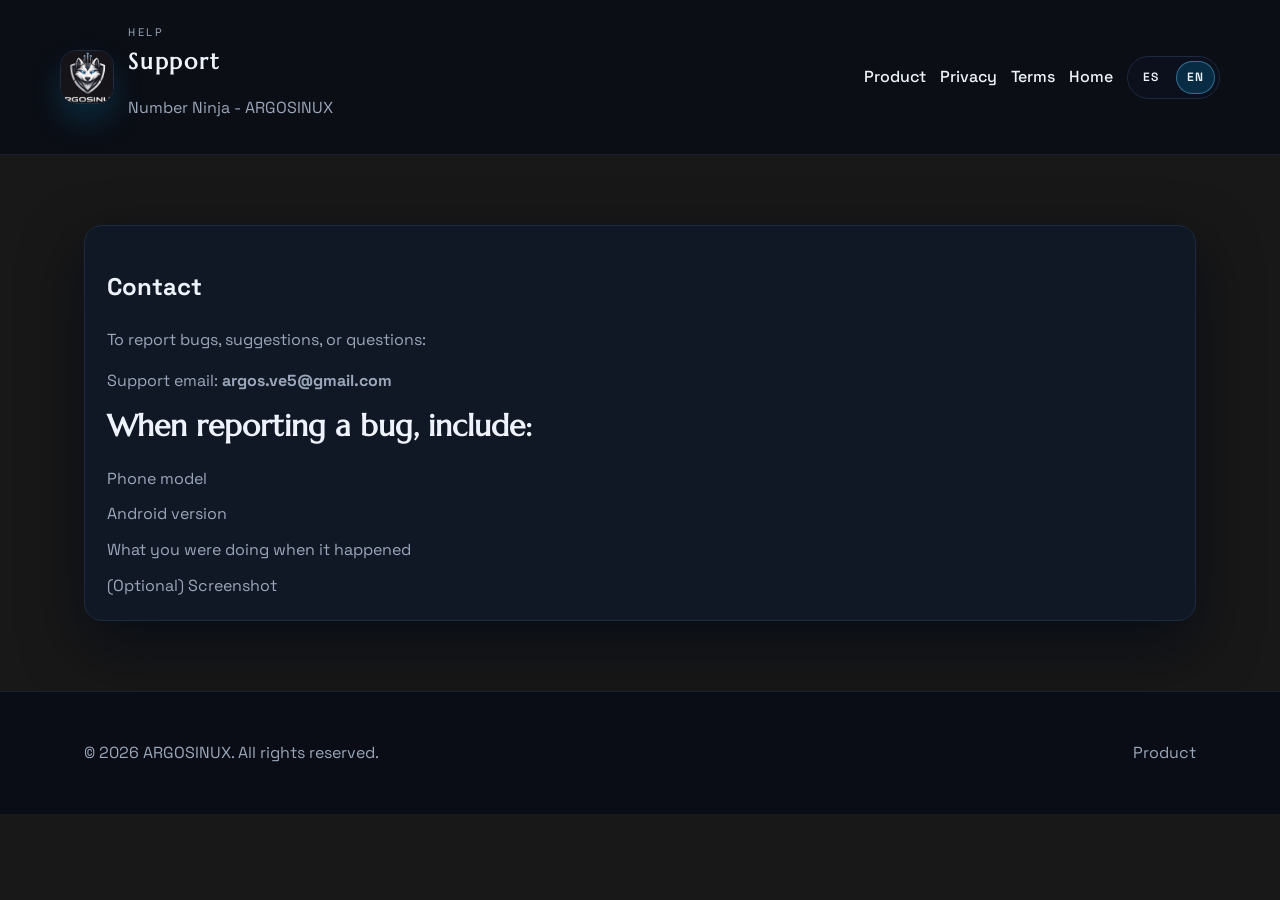
<file: products/number-ninja/support.html>
<!doctype html>
<html lang="es">
<head>
  <meta charset="utf-8" />
  <meta name="viewport" content="width=device-width,initial-scale=1" />
  <title>Soporte - Number Ninja</title>
  <meta name="description" id="meta-description" content="Soporte oficial de Number Ninja." />
  <link rel="stylesheet" href="../../assets/styles.css" />
</head>
<body>
  <header class="site-header">
    <div class="container header-inner">
      <a class="brand" href="./" aria-label="Number Ninja, inicio">
        <img src="../../assets/argosinux-logo.png" alt="ARGOSINUX" class="brand-logo" />
        <div>
          <span class="eyebrow" data-i18n="brand_kicker">Ayuda</span>
          <h1 data-i18n="title">Soporte</h1>
          <p class="muted">Number Ninja - ARGOSINUX</p>
        </div>
      </a>
      <nav class="nav">
        <a href="./" data-i18n="nav_product">Producto</a>
        <a href="privacy-policy.html" data-i18n="nav_privacy">Privacidad</a>
        <a href="terms.html" data-i18n="nav_terms">Términos</a>
        <a href="../../index.html" data-i18n="nav_home">Inicio</a>
        <div class="lang-switch" role="group" aria-label="Selector de idioma">
          <button class="lang-btn" type="button" data-lang="es" aria-pressed="true">ES</button>
          <button class="lang-btn" type="button" data-lang="en" aria-pressed="false">EN</button>
        </div>
      </nav>
    </div>
  </header>

  <main class="section">
    <div class="container">
      <div class="game-card">
        <h2 data-i18n="contact_title">Contacto</h2>
        <p class="muted" data-i18n="contact_desc">Para reportar errores, sugerencias o consultas:</p>
        <ul class="feature-list">
          <li><span data-i18n="email_label">Email de soporte:</span> <strong>argos.ve5@gmail.com</strong></li>
        </ul>

        <h3 data-i18n="bug_title">Para reportar un bug, inclui:</h3>
        <ul class="feature-list">
          <li data-i18n="bug_1">Modelo del teléfono</li>
          <li data-i18n="bug_2">Versión de Android</li>
          <li data-i18n="bug_3">Qué estabas haciendo cuando ocurrio</li>
          <li data-i18n="bug_4">(Opcional) Captura de pantalla</li>
        </ul>
      </div>
    </div>
  </main>

  <footer class="footer">
    <div class="container footer-inner">
      <p>© <span id="year"></span> ARGOSINUX. <span data-i18n="footer_rights">Todos los derechos reservados.</span></p>
      <div class="footer-links">
        <a href="./" data-i18n="footer_product">Producto</a>
      </div>
    </div>
  </footer>

  <script>
    document.getElementById("year").textContent = new Date().getFullYear();

    const translations = {
      es: {
        page_title: "Soporte - Number Ninja",
        page_description: "Soporte oficial de Number Ninja.",
        brand_kicker: "Ayuda",
        title: "Soporte",
        nav_product: "Producto",
        nav_privacy: "Privacidad",
        nav_terms: "Terminos",
        nav_home: "Inicio",
        contact_title: "Contacto",
        contact_desc: "Para reportar errores, sugerencias o consultas:",
        email_label: "Email de soporte:",
        bug_title: "Para reportar un bug, inclui:",
        bug_1: "Modelo del telefono",
        bug_2: "Version de Android",
        bug_3: "Que estabas haciendo cuando ocurrio",
        bug_4: "(Opcional) Captura de pantalla",
        footer_rights: "Todos los derechos reservados.",
        footer_product: "Producto"
      },
      en: {
        page_title: "Support - Number Ninja",
        page_description: "Official support for Number Ninja.",
        brand_kicker: "Help",
        title: "Support",
        nav_product: "Product",
        nav_privacy: "Privacy",
        nav_terms: "Terms",
        nav_home: "Home",
        contact_title: "Contact",
        contact_desc: "To report bugs, suggestions, or questions:",
        email_label: "Support email:",
        bug_title: "When reporting a bug, include:",
        bug_1: "Phone model",
        bug_2: "Android version",
        bug_3: "What you were doing when it happened",
        bug_4: "(Optional) Screenshot",
        footer_rights: "All rights reserved.",
        footer_product: "Product"
      }
    };

    const metaDescription = document.getElementById("meta-description");
    const langButtons = document.querySelectorAll(".lang-btn");

    const setLanguage = (lang) => {
      const dict = translations[lang] || translations.es;
      document.documentElement.lang = lang;
      document.querySelectorAll("[data-i18n]").forEach((el) => {
        const key = el.dataset.i18n;
        if (dict[key]) el.textContent = dict[key];
      });
      if (dict.page_title) document.title = dict.page_title;
      if (dict.page_description && metaDescription) metaDescription.setAttribute("content", dict.page_description);
      langButtons.forEach((btn) => {
        const isActive = btn.dataset.lang === lang;
        btn.setAttribute("aria-pressed", isActive ? "true" : "false");
      });
      try {
        localStorage.setItem("site_lang", lang);
      } catch (err) {}
    };

    langButtons.forEach((btn) => btn.addEventListener("click", () => setLanguage(btn.dataset.lang)));

    const storedLang = (() => {
      try { return localStorage.getItem("site_lang"); } catch (err) { return null; }
    })();
    const browserLang = navigator.language && navigator.language.toLowerCase().startsWith("es") ? "es" : "en";
    setLanguage(storedLang || browserLang || "es");
  </script>
</body>
</html>
</file>
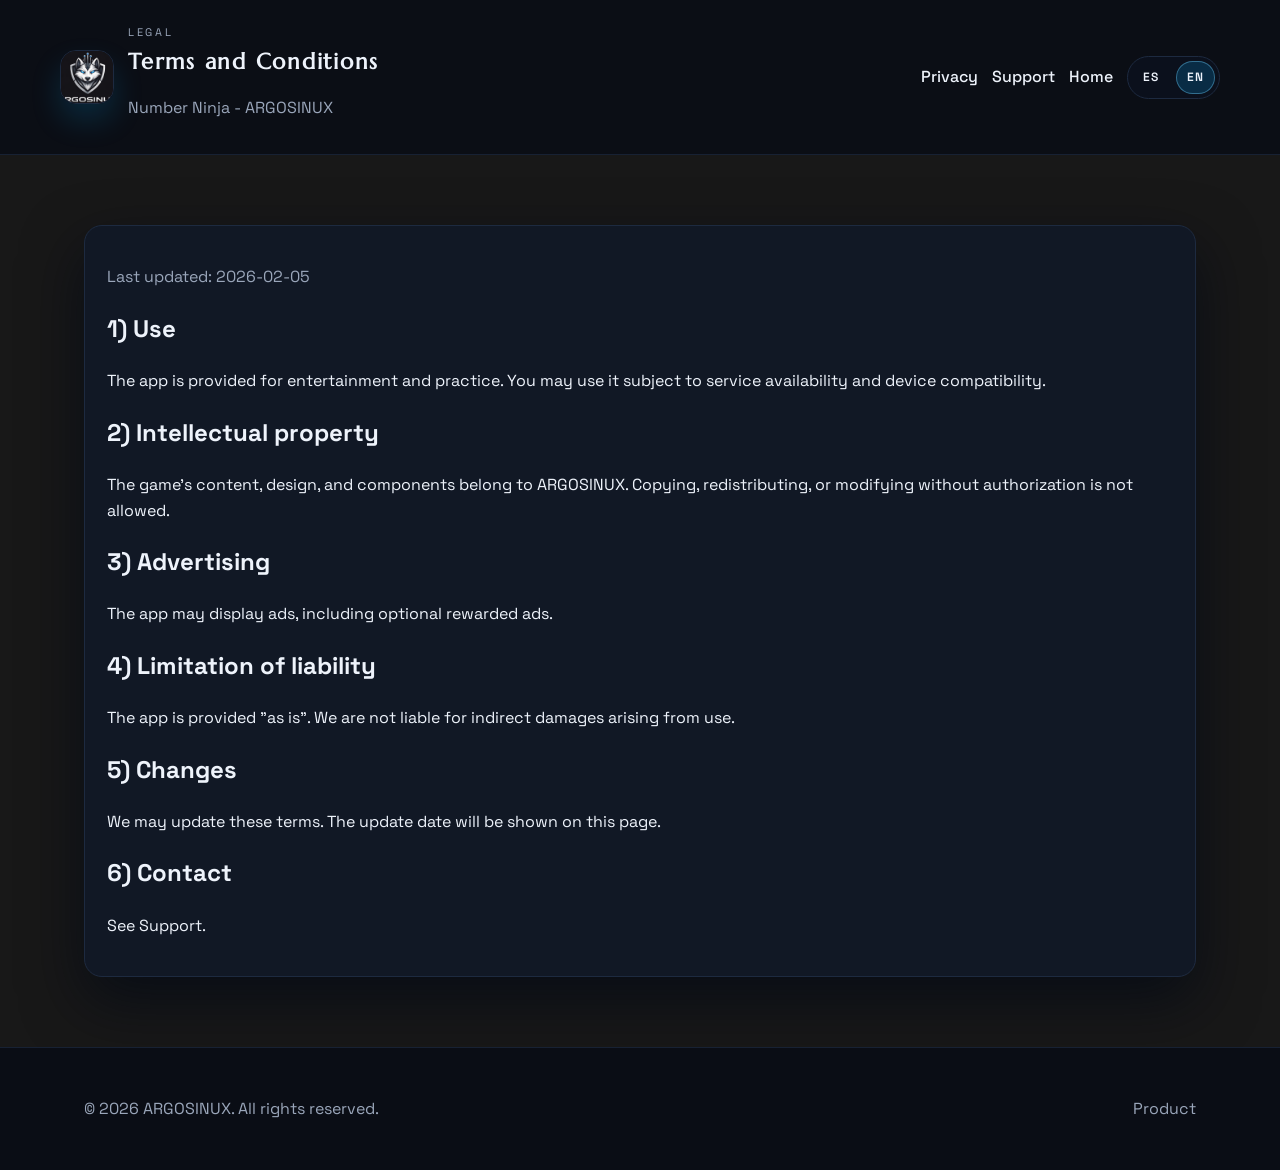
<file: products/number-ninja/terms.html>
<!doctype html>
<html lang="es">
<head>
  <meta charset="utf-8" />
  <meta name="viewport" content="width=device-width,initial-scale=1" />
  <title>Términos - Number Ninja</title>
  <meta name="description" id="meta-description" content="Terminos y condiciones de Number Ninja." />
  <link rel="stylesheet" href="../../assets/styles.css" />
</head>
<body>
  <header class="site-header">
    <div class="container header-inner">
      <a class="brand" href="./" aria-label="Number Ninja, inicio">
        <img src="../../assets/argosinux-logo.png" alt="ARGOSINUX" class="brand-logo" />
        <div>
          <span class="eyebrow" data-i18n="brand_kicker">Legal</span>
          <h1 data-i18n="title">Términos y Condiciones</h1>
          <p class="muted">Number Ninja - ARGOSINUX</p>
        </div>
      </a>
      <nav class="nav">
        <a href="privacy-policy.html" data-i18n="nav_privacy">Privacidad</a>
        <a href="support.html" data-i18n="nav_support">Soporte</a>
        <a href="../../index.html" data-i18n="nav_home">Inicio</a>
        <div class="lang-switch" role="group" aria-label="Selector de idioma">
          <button class="lang-btn" type="button" data-lang="es" aria-pressed="true">ES</button>
          <button class="lang-btn" type="button" data-lang="en" aria-pressed="false">EN</button>
        </div>
      </nav>
    </div>
  </header>

  <main class="section">
    <div class="container">
      <div class="game-card">
        <p class="muted tiny" data-i18n="updated">Ultima actualizacion: 2026-02-05</p>

        <h2 data-i18n="s1_title">1) Uso</h2>
        <p data-i18n="s1_desc">
          La app se ofrece para entretenimiento y practica. Puedes usarla segun disponibilidad del servicio
          y compatibilidad de tu dispositivo.
        </p>

        <h2 data-i18n="s2_title">2) Propiedad intelectual</h2>
        <p data-i18n="s2_desc">
          El contenido, diseno y componentes del juego pertenecen a ARGOSINUX.
          No se permite copiar, redistribuir o modificar sin autorizacion.
        </p>

        <h2 data-i18n="s3_title">3) Publicidad</h2>
        <p data-i18n="s3_desc">La app puede mostrar anuncios, incluyendo anuncios recompensados opcionales.</p>

        <h2 data-i18n="s4_title">4) Limitación de responsabilidad</h2>
        <p data-i18n="s4_desc">La app se ofrece "tal cual". No asumimos responsabilidad por danos indirectos derivados del uso.</p>

        <h2 data-i18n="s5_title">5) Cambios</h2>
        <p data-i18n="s5_desc">Podemos actualizar estos términos. La fecha de actualización se mostrara en esta página.</p>

        <h2 data-i18n="s6_title">6) Contacto</h2>
        <p><span data-i18n="s6_desc">Ver</span> <a href="support.html" data-i18n="s6_link">Soporte</a>.</p>
      </div>
    </div>
  </main>

  <footer class="footer">
    <div class="container footer-inner">
      <p>© <span id="year"></span> ARGOSINUX. <span data-i18n="footer_rights">Todos los derechos reservados.</span></p>
      <div class="footer-links">
        <a href="./" data-i18n="footer_product">Producto</a>
      </div>
    </div>
  </footer>

  <script>
    document.getElementById("year").textContent = new Date().getFullYear();

    const translations = {
      es: {
        page_title: "Terminos - Number Ninja",
        page_description: "Terminos y condiciones de Number Ninja.",
        brand_kicker: "Legal",
        title: "Terminos y Condiciones",
        nav_privacy: "Privacidad",
        nav_support: "Soporte",
        nav_home: "Inicio",
        updated: "Ultima actualizacion: 2026-02-05",
        s1_title: "1) Uso",
        s1_desc: "La app se ofrece para entretenimiento y practica. Puedes usarla segun disponibilidad del servicio y compatibilidad de tu dispositivo.",
        s2_title: "2) Propiedad intelectual",
        s2_desc: "El contenido, diseno y componentes del juego pertenecen a ARGOSINUX. No se permite copiar, redistribuir o modificar sin autorizacion.",
        s3_title: "3) Publicidad",
        s3_desc: "La app puede mostrar anuncios, incluyendo anuncios recompensados opcionales.",
        s4_title: "4) Limitacion de responsabilidad",
        s4_desc: "La app se ofrece \"tal cual\". No asumimos responsabilidad por danos indirectos derivados del uso.",
        s5_title: "5) Cambios",
        s5_desc: "Podemos actualizar estos terminos. La fecha de actualizacion se mostrara en esta pagina.",
        s6_title: "6) Contacto",
        s6_desc: "Ver",
        s6_link: "Soporte",
        footer_rights: "Todos los derechos reservados.",
        footer_product: "Producto"
      },
      en: {
        page_title: "Terms - Number Ninja",
        page_description: "Terms and conditions for Number Ninja.",
        brand_kicker: "Legal",
        title: "Terms and Conditions",
        nav_privacy: "Privacy",
        nav_support: "Support",
        nav_home: "Home",
        updated: "Last updated: 2026-02-05",
        s1_title: "1) Use",
        s1_desc: "The app is provided for entertainment and practice. You may use it subject to service availability and device compatibility.",
        s2_title: "2) Intellectual property",
        s2_desc: "The game's content, design, and components belong to ARGOSINUX. Copying, redistributing, or modifying without authorization is not allowed.",
        s3_title: "3) Advertising",
        s3_desc: "The app may display ads, including optional rewarded ads.",
        s4_title: "4) Limitation of liability",
        s4_desc: "The app is provided \"as is\". We are not liable for indirect damages arising from use.",
        s5_title: "5) Changes",
        s5_desc: "We may update these terms. The update date will be shown on this page.",
        s6_title: "6) Contact",
        s6_desc: "See",
        s6_link: "Support",
        footer_rights: "All rights reserved.",
        footer_product: "Product"
      }
    };

    const metaDescription = document.getElementById("meta-description");
    const langButtons = document.querySelectorAll(".lang-btn");

    const setLanguage = (lang) => {
      const dict = translations[lang] || translations.es;
      document.documentElement.lang = lang;
      document.querySelectorAll("[data-i18n]").forEach((el) => {
        const key = el.dataset.i18n;
        if (dict[key]) el.textContent = dict[key];
      });
      if (dict.page_title) document.title = dict.page_title;
      if (dict.page_description && metaDescription) metaDescription.setAttribute("content", dict.page_description);
      langButtons.forEach((btn) => {
        const isActive = btn.dataset.lang === lang;
        btn.setAttribute("aria-pressed", isActive ? "true" : "false");
      });
      try {
        localStorage.setItem("site_lang", lang);
      } catch (err) {}
    };

    langButtons.forEach((btn) => btn.addEventListener("click", () => setLanguage(btn.dataset.lang)));

    const storedLang = (() => {
      try { return localStorage.getItem("site_lang"); } catch (err) { return null; }
    })();
    const browserLang = navigator.language && navigator.language.toLowerCase().startsWith("es") ? "es" : "en";
    setLanguage(storedLang || browserLang || "es");
  </script>
</body>
</html>
</file>
<file: assets/styles.css>
@import url("https://fonts.googleapis.com/css2?family=Space+Grotesk:wght@400;500;600;700&family=Marcellus&display=swap");

:root{
  --bg:#181818;
  --bg-2:#181818;
  --surface:#111a2c;
  --surface-2:#0f1728;
  --text:#eef3fb;
  --muted:#9aa6ba;
  --accent:#08a0e8;
  --accent-2:#0050c9;
  --border:#1d2a40;
  --glow:rgba(8,160,232,0.28);
  --shadow:0 24px 60px rgba(2,8,20,0.65);
  --radius:18px;
  --radius-lg:28px;
  --container:1160px;
}

*{box-sizing:border-box}

body{
  margin:0;
  font-family:"Space Grotesk","Segoe UI",sans-serif;
  background:var(--bg);
  color:var(--text);
  line-height:1.6;
}

a{color:inherit; text-decoration:none}
img{max-width:100%; display:block}

.container{max-width:var(--container); margin:0 auto; padding:0 24px}

.sr-only{
  position:absolute;
  width:1px;
  height:1px;
  padding:0;
  margin:-1px;
  overflow:hidden;
  clip:rect(0,0,0,0);
  white-space:nowrap;
  border:0;
}

.site-header{
  position:sticky;
  top:0;
  z-index:10;
  background:rgba(10,14,22,0.9);
  border-bottom:1px solid rgba(29,42,64,0.7);
  backdrop-filter:blur(18px);
}

.header-inner{
  display:flex;
  align-items:center;
  justify-content:space-between;
  gap:18px;
  padding:18px 0;
}

.brand{
  display:flex;
  align-items:center;
  gap:14px;
  color:var(--text);
}
.brand h1{
  margin:0;
  font-family:"Marcellus","Space Grotesk",serif;
  font-weight:600;
  letter-spacing:0.08em;
  font-size:22px;
}

.brand-logo{
  width:54px;
  height:54px;
  border-radius:16px;
  border:1px solid var(--border);
  background:rgba(255,255,255,0.04);
  box-shadow:0 16px 30px rgba(8,160,232,0.18);
  object-fit:cover;
}

.eyebrow{
  text-transform:uppercase;
  letter-spacing:0.24em;
  font-size:11px;
  color:var(--muted);
}

.nav{
  display:flex;
  align-items:center;
  gap:14px;
}

.lang-switch{
  display:flex;
  align-items:center;
  gap:6px;
  padding:4px;
  border-radius:999px;
  border:1px solid var(--border);
  background:rgba(12,18,32,0.7);
}
.lang-btn{
  border:1px solid transparent;
  background:transparent;
  color:var(--text);
  font:inherit;
  font-size:12px;
  font-weight:600;
  letter-spacing:0.08em;
  padding:6px 10px;
  border-radius:999px;
  cursor:pointer;
}
.lang-btn[aria-pressed="true"]{
  background:rgba(8,160,232,0.2);
  border-color:rgba(111,210,255,0.4);
}

.nav > a,
.nav > .nav-dropdown > .nav-link{
  appearance:none;
  -webkit-appearance:none;
  color:var(--text);
  margin:0;
  padding:8px 0;
  border:0;
  background:transparent;
  font:inherit;
  line-height:inherit;
  font-weight:500;
  cursor:pointer;
  display:inline-block;
  position:relative;
}

.nav > a::after,
.nav > .nav-dropdown > .nav-link::after{
  content:"";
  position:absolute;
  left:0;
  right:0;
  bottom:2px;
  height:1px;
  background:rgba(111,210,255,0.55);
  transform:scaleX(0);
  transform-origin:left;
  transition:transform 0.2s ease;
}

.nav > a:hover::after,
.nav > .nav-dropdown > .nav-link:hover::after{
  transform:scaleX(1);
}

.nav-dropdown{position:relative}
.nav-menu{
  position:absolute;
  top:100%;
  left:0;
  min-width:180px;
  padding:10px;
  margin-top:10px;
  background:rgba(12,18,32,0.95);
  border:1px solid var(--border);
  border-radius:14px;
  box-shadow:var(--shadow);
  display:none;
}
.nav-menu a{
  display:block;
  padding:10px 12px;
  border-radius:10px;
}
.nav-dropdown:hover .nav-menu{display:block}
.nav-dropdown:focus-within .nav-menu{display:block}
.nav-menu.open{display:block}

.nav-toggle{
  display:none;
  border:1px solid var(--border);
  background:rgba(15,26,44,0.8);
  padding:10px 12px;
  border-radius:12px;
  cursor:pointer;
}
.nav-toggle-bar{
  display:block;
  width:20px;
  height:2px;
  background:var(--text);
  margin:5px 0;
}

.button{
  display:inline-flex;
  align-items:center;
  justify-content:center;
  gap:8px;
  padding:12px 18px;
  border-radius:14px;
  background:linear-gradient(135deg, var(--accent), var(--accent-2));
  color:#07131f;
  font-weight:700;
  border:1px solid rgba(255,255,255,0.12);
  box-shadow:0 14px 30px var(--glow);
  transition:transform 0.2s ease, filter 0.2s ease;
}
.button:hover{filter:brightness(1.05); transform:translateY(-1px)}
.button.ghost{
  background:transparent;
  color:var(--text);
  border:1px solid var(--border);
  box-shadow:none;
}
.button.small{padding:10px 14px; font-size:14px}

.hero{
  padding:80px 0 60px;
  position:relative;
  overflow:hidden;
}

.hero-grid{
  display:grid;
  grid-template-columns:1.1fr 0.9fr;
  gap:40px;
  align-items:center;
}

.hero h2{
  font-family:"Marcellus","Space Grotesk",serif;
  font-size:44px;
  line-height:1.1;
  margin:12px 0;
}

.hero-kicker{
  font-weight:600;
  color:#cfe9ff;
  letter-spacing:0.04em;
}

.hero-actions{
  display:flex;
  gap:14px;
  flex-wrap:wrap;
  margin:20px 0;
}

.store-badges{
  display:flex;
  gap:12px;
  flex-wrap:wrap;
}
.store-pill{
  padding:8px 14px;
  border-radius:999px;
  border:1px solid rgba(111,210,255,0.4);
  background:rgba(8,160,232,0.1);
  font-size:13px;
}

.hero-visual{
  position:relative;
}

.hero-card{
  padding:24px;
  border-radius:var(--radius-lg);
  border:1px solid var(--border);
  background:linear-gradient(160deg, rgba(17,26,44,0.95), rgba(10,15,26,0.96));
  box-shadow:var(--shadow);
}

.hero-tags{display:flex; gap:10px; flex-wrap:wrap; margin-top:16px}

.tag{
  padding:6px 12px;
  border-radius:999px;
  border:1px solid rgba(111,210,255,0.4);
  background:rgba(8,160,232,0.12);
  font-size:12px;
}

.hero-orbit{
  position:absolute;
  right:-40px;
  top:-40px;
  width:220px;
  height:220px;
  border-radius:50%;
  border:1px dashed rgba(111,210,255,0.3);
  animation:spin 18s linear infinite;
}

.orbit-dot{
  width:12px;
  height:12px;
  background:var(--accent);
  border-radius:50%;
  position:absolute;
  top:8px;
  left:50%;
  transform:translateX(-50%);
  box-shadow:0 0 12px rgba(8,160,232,0.6);
}
.orbit-dot:nth-child(2){top:50%; left:calc(100% - 8px)}
.orbit-dot:nth-child(3){top:calc(100% - 8px); left:50%}

.section{
  padding:70px 0;
}
.section.alt{
  background:rgba(11,16,28,0.7);
  border-top:1px solid rgba(29,42,64,0.7);
  border-bottom:1px solid rgba(29,42,64,0.7);
}

.section-head{
  display:flex;
  align-items:flex-start;
  justify-content:space-between;
  gap:20px;
  flex-wrap:wrap;
  margin-bottom:24px;
}

.section h3{
  font-family:"Marcellus","Space Grotesk",serif;
  font-size:30px;
  margin:8px 0;
}

.muted{color:var(--muted)}

.download-stack{
  display:flex;
  flex-direction:column;
  gap:10px;
}

.game-logo{
  width:220px;
  max-width:100%;
  border-radius:16px;
  border:1px solid var(--border);
  box-shadow:0 18px 40px rgba(8,160,232,0.18);
}

.game-grid{
  display:grid;
  grid-template-columns:repeat(2, minmax(0,1fr));
  gap:20px;
  margin-bottom:26px;
}

.game-card{
  padding:22px;
  border-radius:var(--radius);
  border:1px solid var(--border);
  background:rgba(15,24,40,0.8);
  box-shadow:var(--shadow);
}

.feature-list{
  list-style:none;
  padding:0;
  margin:16px 0 0;
  display:grid;
  gap:10px;
  color:var(--muted);
  font-weight:400;
}

.pill-grid{
  display:flex;
  flex-wrap:wrap;
  gap:10px;
  margin:14px 0;
}
.pill{
  padding:6px 12px;
  border-radius:999px;
  border:1px solid rgba(111,210,255,0.35);
  background:rgba(8,160,232,0.08);
  font-size:13px;
}

.video-frame{
  margin-top:18px;
  height:180px;
  border-radius:var(--radius);
  border:1px dashed rgba(111,210,255,0.4);
  display:grid;
  place-items:center;
  color:var(--muted);
  background:rgba(8,160,232,0.04);
}

.screenshots{
  display:grid;
  grid-template-columns:repeat(auto-fit, minmax(220px,1fr));
  gap:18px;
}
.screenshot{
  width:100%;
  height:420px;
  border-radius:var(--radius);
  border:1px solid var(--border);
  object-fit:contain;
  background:rgba(8,160,232,0.04);
  box-shadow:0 18px 40px rgba(8,160,232,0.12);
}

.three-col{
  display:grid;
  grid-template-columns:repeat(3, minmax(0,1fr));
  gap:18px;
}
.info-card{
  padding:22px;
  border-radius:var(--radius);
  border:1px solid var(--border);
  background:rgba(14,22,38,0.85);
  box-shadow:var(--shadow);
}

.about-grid{
  display:grid;
  grid-template-columns:1.1fr 0.9fr;
  gap:24px;
  align-items:start;
}

.values-card{
  padding:22px;
  border-radius:var(--radius);
  border:1px solid var(--border);
  background:rgba(14,22,38,0.85);
  box-shadow:var(--shadow);
}

.upcoming{
  display:grid;
  grid-template-columns:1.1fr 0.9fr;
  gap:24px;
  align-items:center;
}
.upcoming-card{
  padding:24px;
  border-radius:var(--radius-lg);
  border:1px solid var(--border);
  background:linear-gradient(160deg, rgba(8,160,232,0.14), rgba(12,18,32,0.9));
  display:flex;
  flex-direction:column;
  align-items:center;
  gap:12px;
}
.upcoming-card img{
  width:160px;
  border-radius:16px;
  border:1px solid rgba(111,210,255,0.4);
}

.contact{
  display:grid;
  grid-template-columns:1.1fr 0.9fr;
  gap:24px;
  align-items:center;
}
.contact-card{
  padding:22px;
  border-radius:var(--radius);
  border:1px solid var(--border);
  background:rgba(14,22,38,0.85);
  box-shadow:var(--shadow);
  display:grid;
  gap:10px;
}

.footer{
  padding:32px 0;
  border-top:1px solid rgba(29,42,64,0.7);
  background:rgba(9,13,22,0.9);
}
.footer-inner{
  display:flex;
  align-items:center;
  justify-content:space-between;
  gap:12px;
  flex-wrap:wrap;
  color:var(--muted);
}
.footer-links{
  display:flex;
  gap:14px;
}

:focus-visible{
  outline:2px solid rgba(111,210,255,0.8);
  outline-offset:2px;
}

@media (max-width:980px){
  .hero-grid,
  .game-grid,
  .three-col,
  .about-grid,
  .upcoming,
  .contact{
    grid-template-columns:1fr;
  }
  .nav{display:none; flex-direction:column; align-items:flex-start; width:100%}
  .nav.open{display:flex}
  .nav-toggle{display:block}
  .header-inner{flex-wrap:wrap}
  .nav-menu{position:static; margin:0; box-shadow:none}
  .nav-dropdown:hover .nav-menu{display:none}
}

@media (max-width:680px){
  .hero{padding:60px 0 40px}
  .hero h2{font-size:32px}
  .section{padding:52px 0}
}

@keyframes spin{
  from{transform:rotate(0deg)}
  to{transform:rotate(360deg)}
}
</file>
